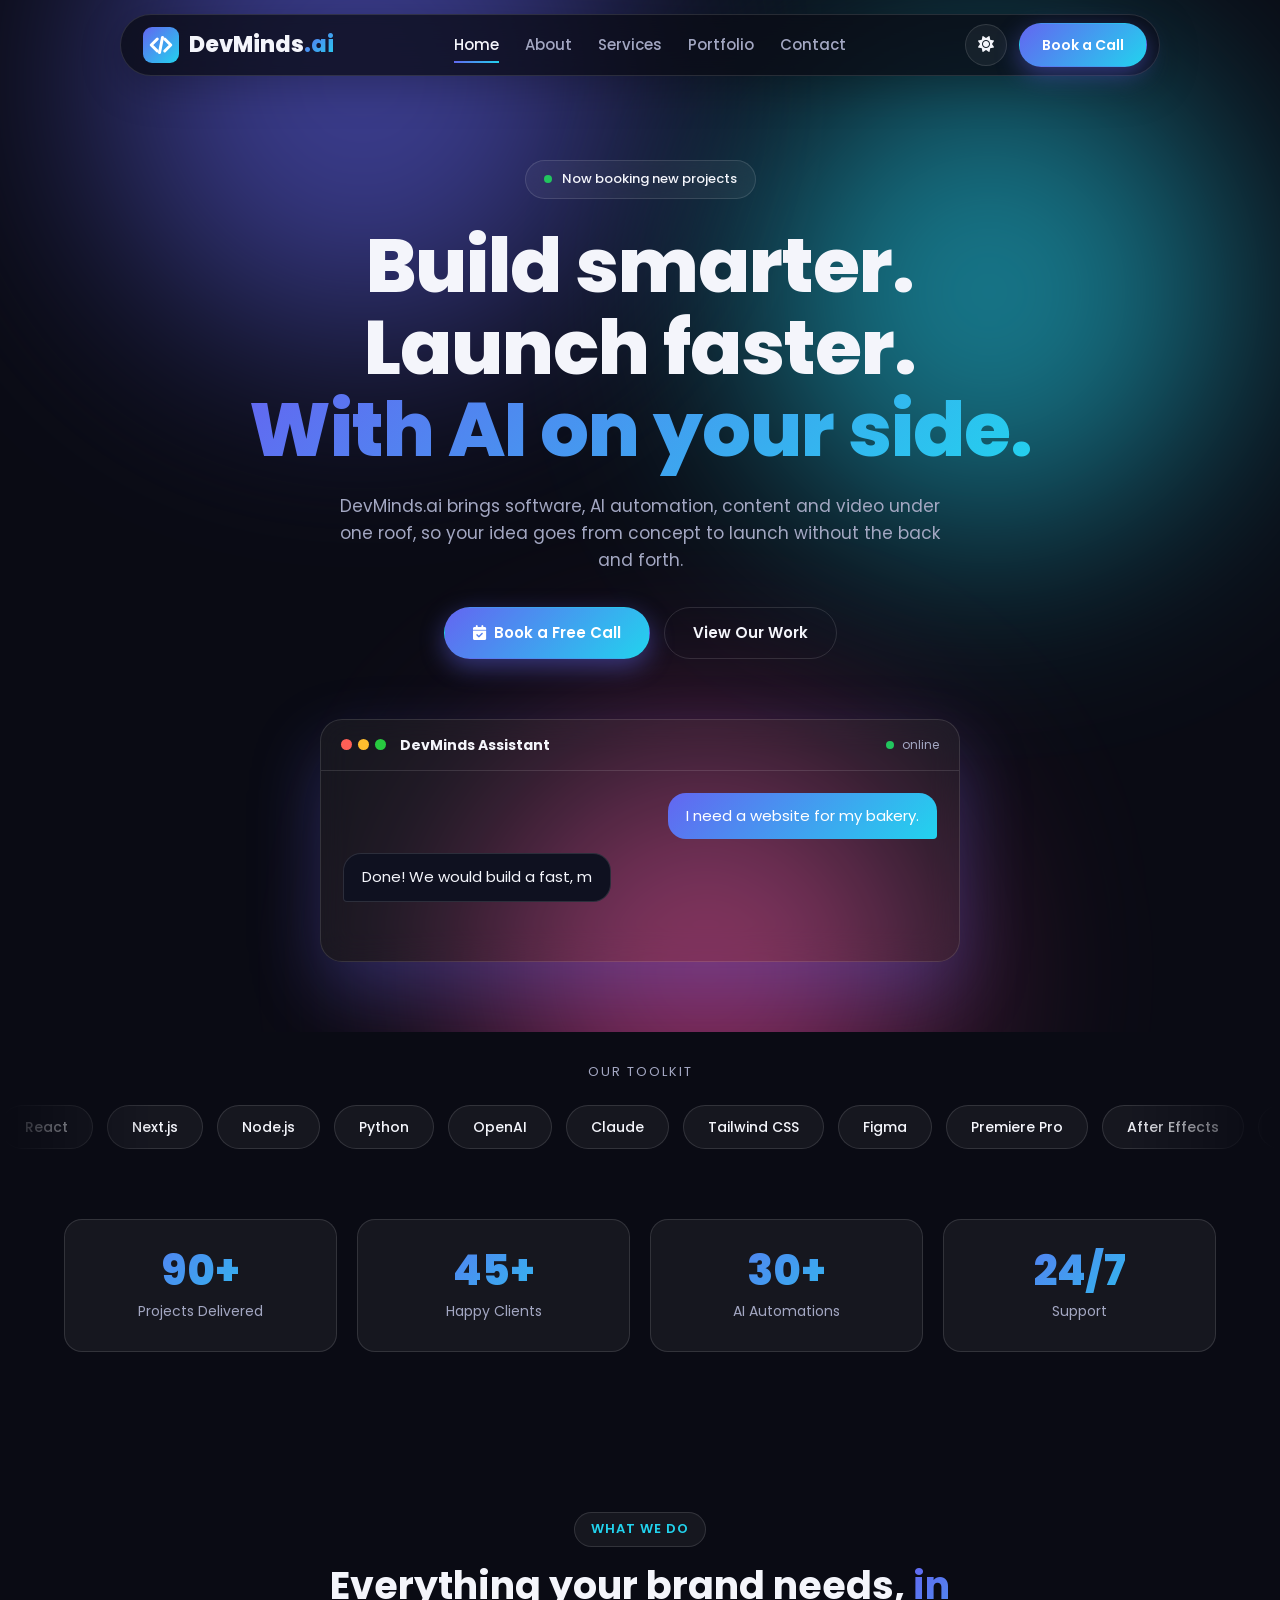
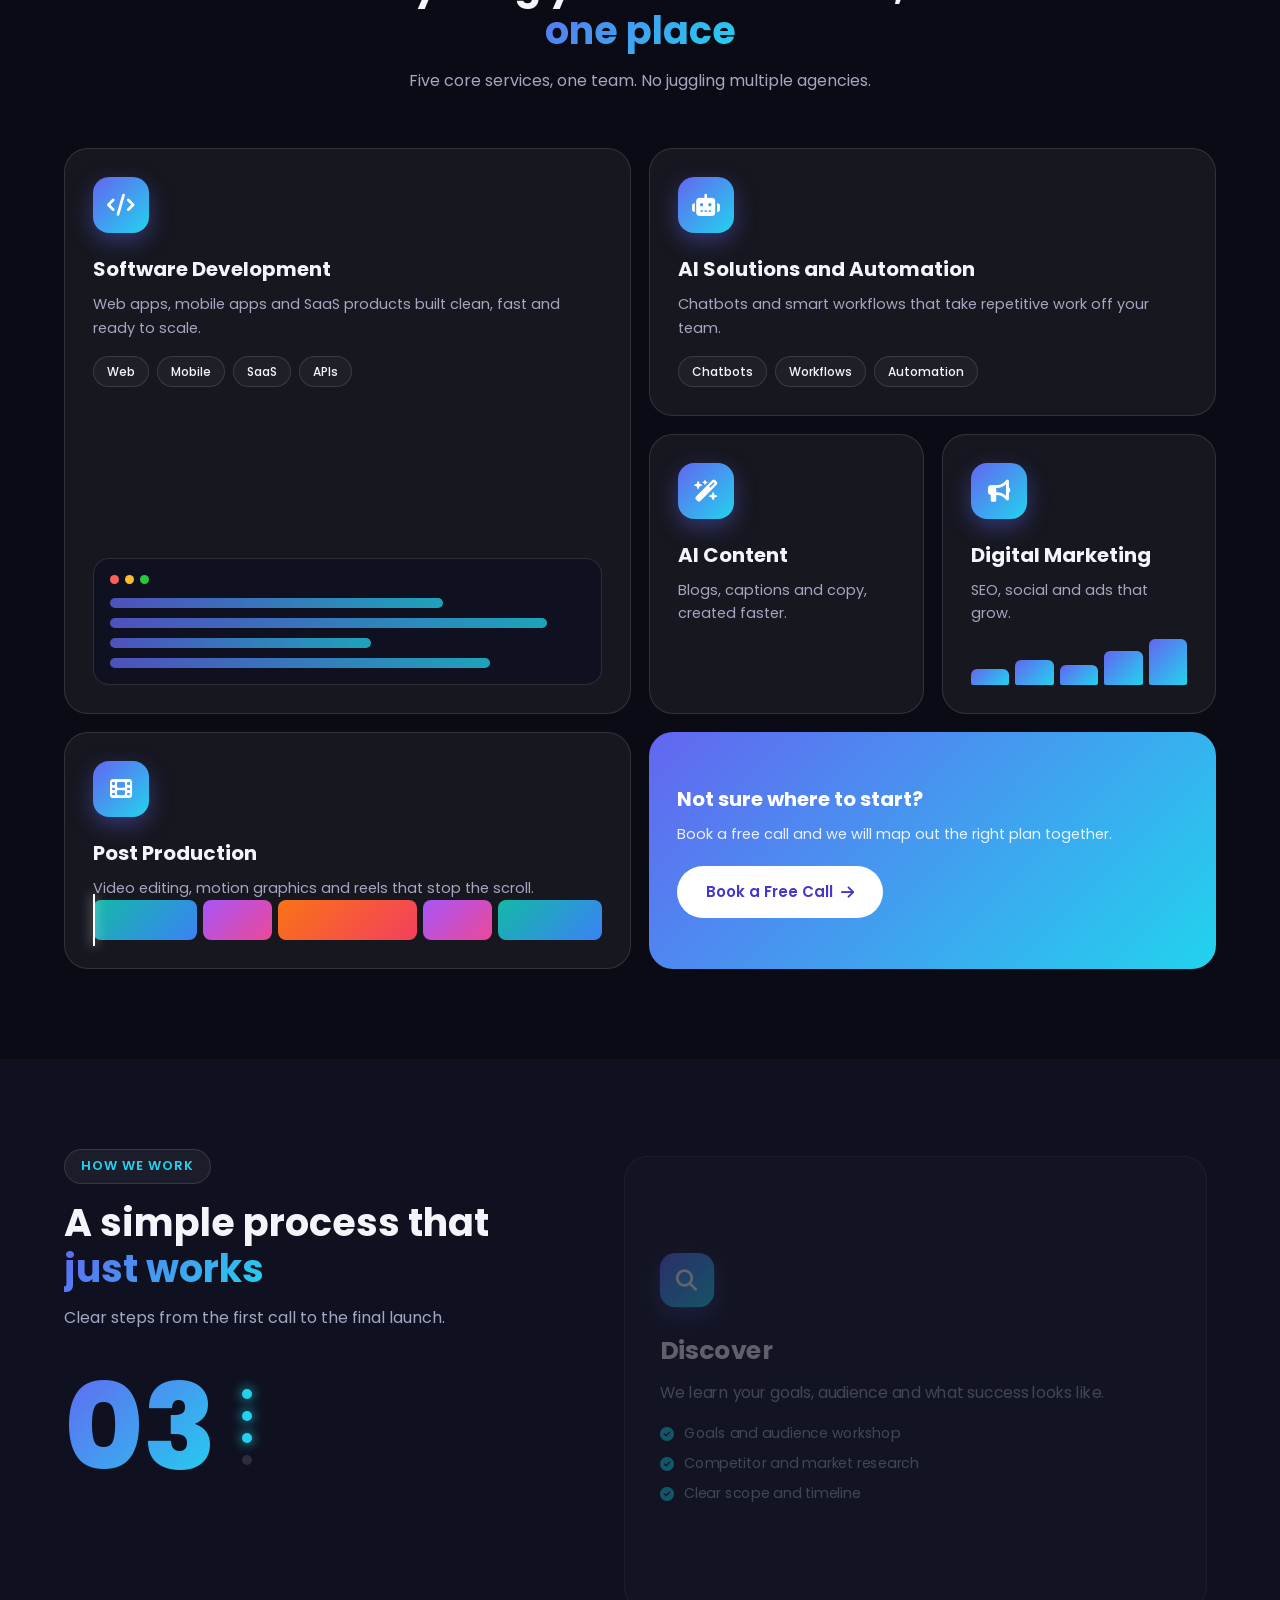
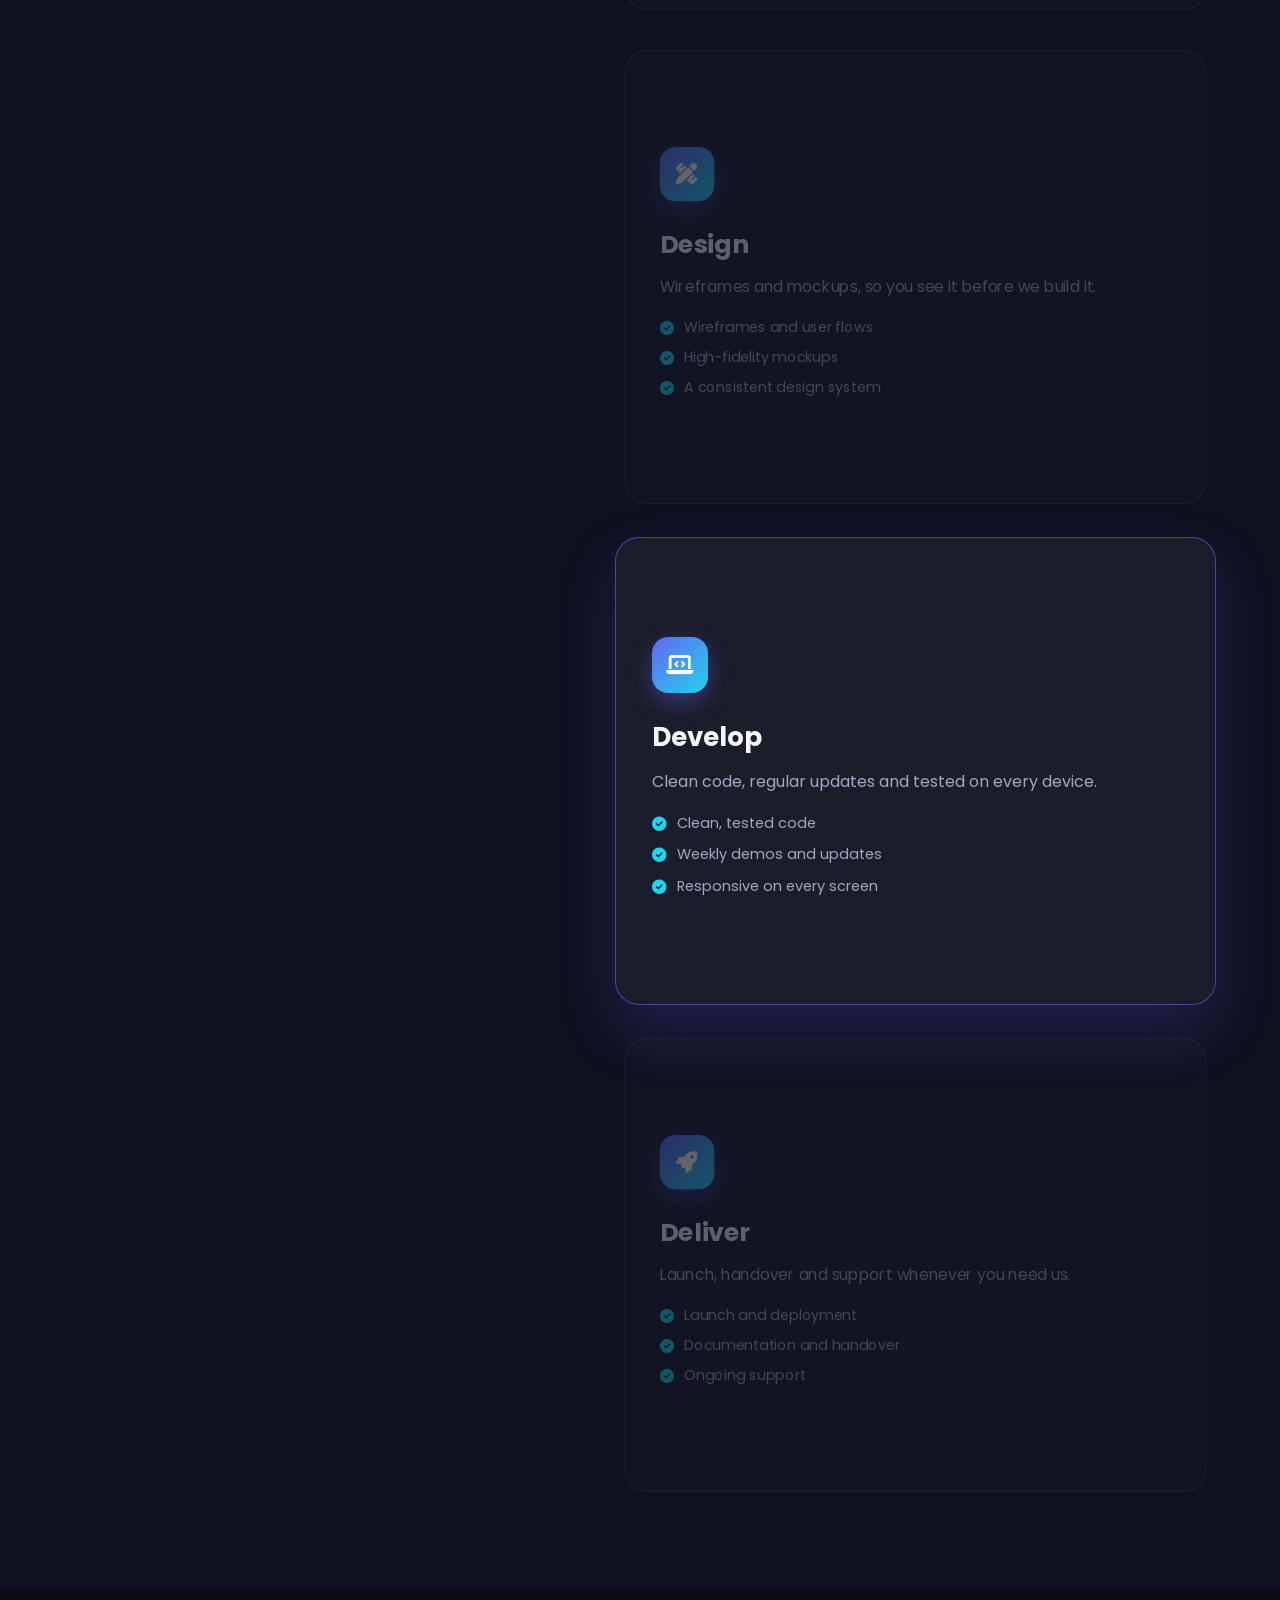
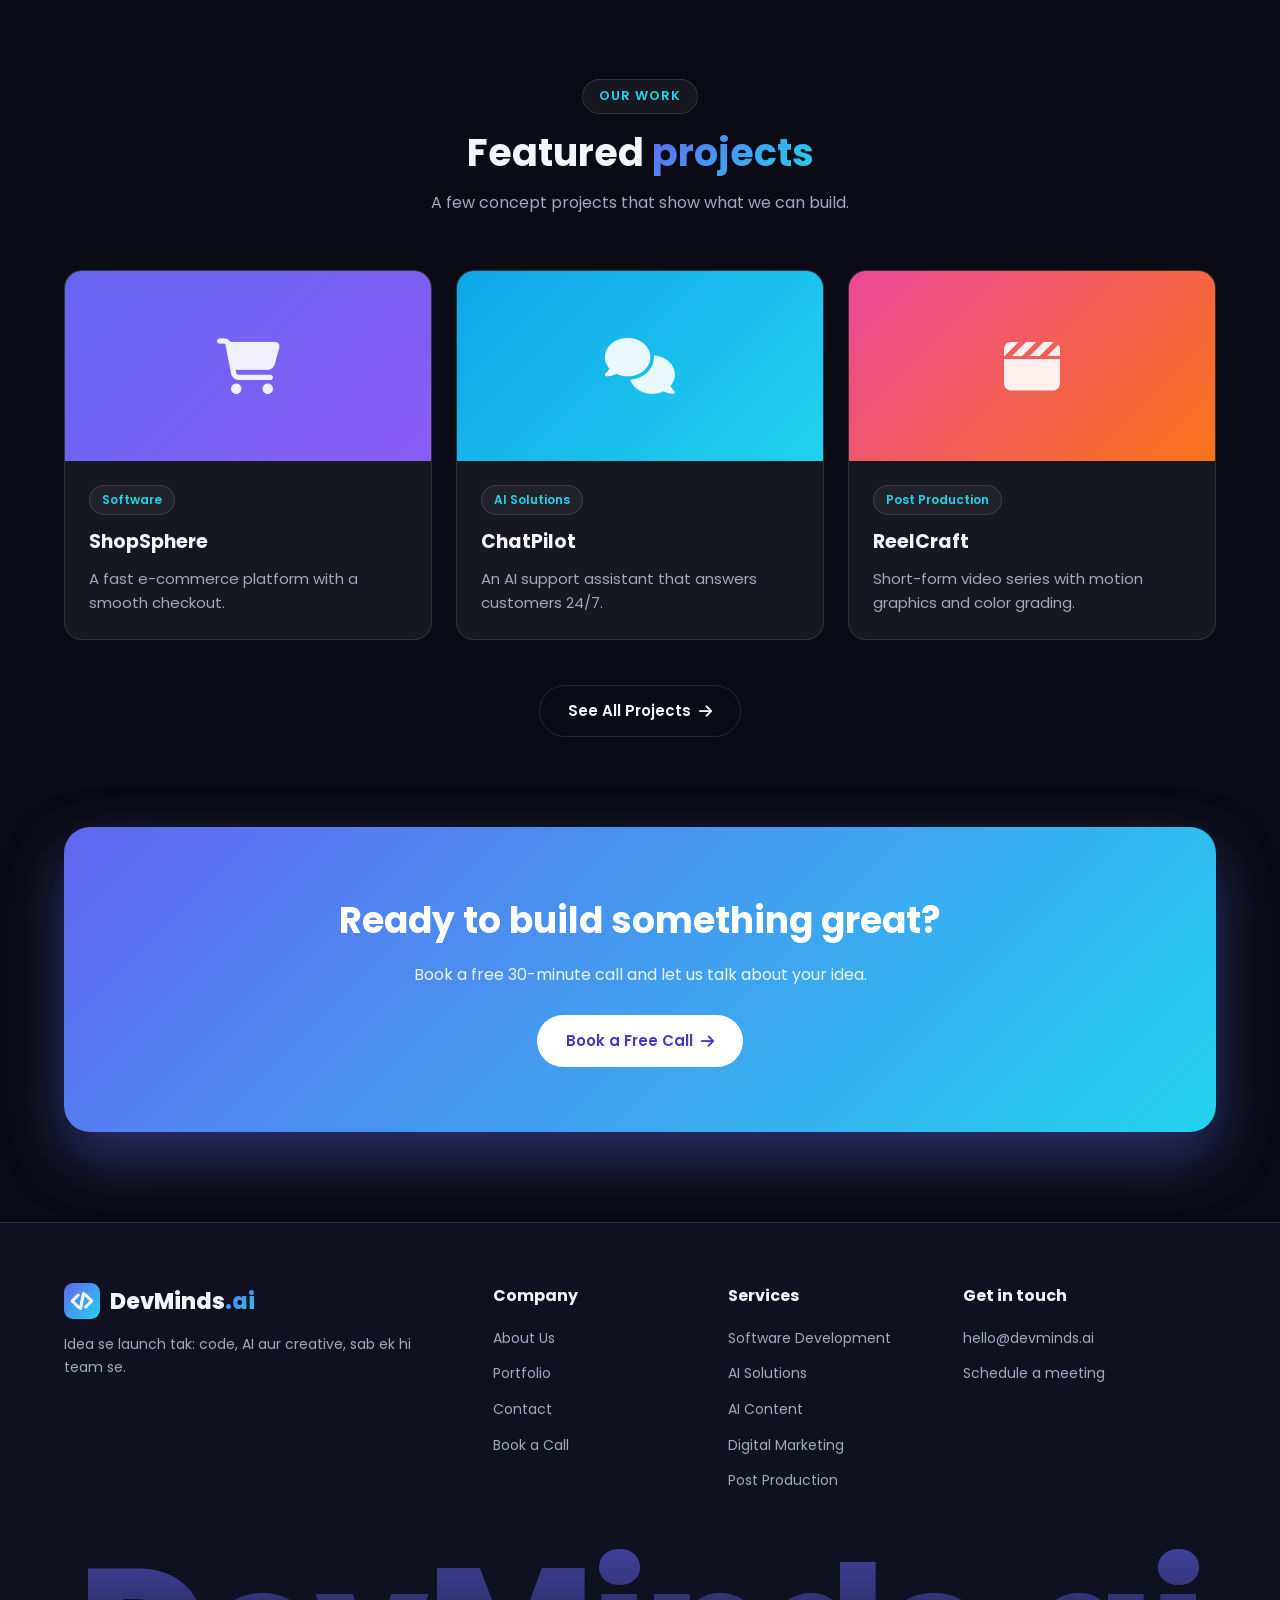
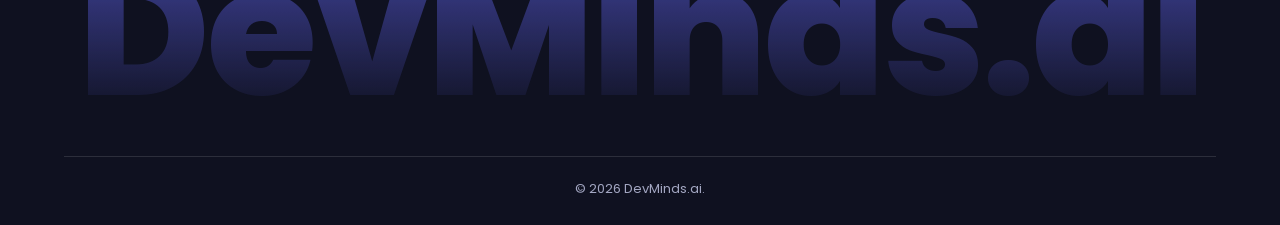
<file: index.html>
<!DOCTYPE html>
<html lang="en" data-theme="dark">
<head>
  <meta charset="UTF-8">
  <meta name="viewport" content="width=device-width, initial-scale=1.0">
  <title>DevMinds.ai | Code, AI and Creative under one roof</title>
  <meta name="description" content="DevMinds.ai is a concept digital and AI agency offering software development, AI automation, content, marketing and post production.">
  <link rel="icon" type="image/svg+xml" href="favicon.svg">
  <link rel="preconnect" href="https://fonts.googleapis.com">
  <link rel="preconnect" href="https://fonts.gstatic.com" crossorigin>
  <link href="https://fonts.googleapis.com/css2?family=Poppins:wght@400;500;600;700;800&display=swap" rel="stylesheet">
  <link rel="stylesheet" href="https://cdnjs.cloudflare.com/ajax/libs/font-awesome/6.5.1/css/all.min.css">
  <link rel="stylesheet" href="css/style.css">
  <script>
    try {
      document.documentElement.setAttribute("data-theme", localStorage.getItem("theme") || "dark");
    } catch (e) {}
  </script>
</head>
<body>

  <header class="navbar" id="site-header"></header>

  <main>

    <!-- ===== AURORA HERO ===== -->
    <section class="aurora-hero">
      <div class="aurora a1"></div>
      <div class="aurora a2"></div>
      <div class="aurora a3"></div>
      <div class="mouse-glow"></div>

      <div class="container hero-center">
        <span class="hero-badge"><i></i> Now booking new projects</span>

        <h1 class="hero-title">
          Build smarter.<br>
          Launch faster.<br>
          <span class="gradient-text">With AI on your side.</span>
        </h1>

        <p class="hero-sub">DevMinds.ai brings software, AI automation, content and video under one roof, so your idea goes from concept to launch without the back and forth.</p>

        <div class="hero-cta">
          <a href="booking.html" class="btn btn-primary"><i class="fa-solid fa-calendar-check"></i> Book a Free Call</a>
          <a href="portfolio.html" class="btn btn-outline">View Our Work</a>
        </div>

        <!-- AI chat demo -->
        <div class="chat-demo">
          <div class="chat-head">
            <div class="chat-dots"><span></span><span></span><span></span></div>
            <strong>DevMinds Assistant</strong>
            <em><i></i> online</em>
          </div>
          <div class="chat-body" id="chat-body"></div>
        </div>
      </div>
    </section>

    <!-- ===== TECH STRIP ===== -->
    <section class="marquee-wrap">
      <p class="marquee-label">Our toolkit</p>
      <div class="marquee">
        <div class="marquee-track">
          <span>React</span><span>Next.js</span><span>Node.js</span><span>Python</span><span>OpenAI</span><span>Claude</span><span>Tailwind CSS</span><span>Figma</span><span>Premiere Pro</span><span>After Effects</span><span>MySQL</span><span>PHP</span>
          <span>React</span><span>Next.js</span><span>Node.js</span><span>Python</span><span>OpenAI</span><span>Claude</span><span>Tailwind CSS</span><span>Figma</span><span>Premiere Pro</span><span>After Effects</span><span>MySQL</span><span>PHP</span>
        </div>
      </div>
    </section>

    <!-- ===== STATS ===== -->
    <section class="stats">
      <div class="container stats-grid">
        <div class="stat reveal">
          <h3 class="gradient-text"><span data-count="120" data-suffix="+">0</span></h3>
          <p>Projects Delivered</p>
        </div>
        <div class="stat reveal">
          <h3 class="gradient-text"><span data-count="45" data-suffix="+">0</span></h3>
          <p>Happy Clients</p>
        </div>
        <div class="stat reveal">
          <h3 class="gradient-text"><span data-count="30" data-suffix="+">0</span></h3>
          <p>AI Automations</p>
        </div>
        <div class="stat reveal">
          <h3 class="gradient-text"><span data-count="24" data-suffix="/7">0</span></h3>
          <p>Support</p>
        </div>
      </div>
    </section>

       <!-- ===== SERVICES (BENTO) ===== -->
       <section class="section">
        <div class="container">
          <div class="section-head reveal">
            <span class="eyebrow">What We Do</span>
            <h2>Everything your brand needs, <span class="gradient-text">in one place</span></h2>
            <p>Five core services, one team. No juggling multiple agencies.</p>
          </div>
  
          <div class="bento">
  
            <!-- Software (bara) -->
            <div class="bento-card b-tall reveal">
              <div class="icon-box"><i class="fa-solid fa-code"></i></div>
              <h3>Software Development</h3>
              <p>Web apps, mobile apps and SaaS products built clean, fast and ready to scale.</p>
              <div class="b-tags"><span>Web</span><span>Mobile</span><span>SaaS</span><span>APIs</span></div>
              <div class="mock">
                <div class="mock-bar"><i></i><i></i><i></i></div>
                <div class="mock-line" style="--w:70%"></div>
                <div class="mock-line" style="--w:92%"></div>
                <div class="mock-line" style="--w:55%"></div>
                <div class="mock-line" style="--w:80%"></div>
              </div>
            </div>
  
            <!-- AI Solutions (chaura) -->
            <div class="bento-card b-wide reveal">
              <div class="icon-box"><i class="fa-solid fa-robot"></i></div>
              <h3>AI Solutions and Automation</h3>
              <p>Chatbots and smart workflows that take repetitive work off your team.</p>
              <div class="b-tags"><span>Chatbots</span><span>Workflows</span><span>Automation</span></div>
            </div>
  
            <!-- AI Content -->
            <div class="bento-card reveal">
              <div class="icon-box"><i class="fa-solid fa-wand-magic-sparkles"></i></div>
              <h3>AI Content</h3>
              <p>Blogs, captions and copy, created faster.</p>
            </div>
  
            <!-- Marketing -->
            <div class="bento-card reveal">
              <div class="icon-box"><i class="fa-solid fa-bullhorn"></i></div>
              <h3>Digital Marketing</h3>
              <p>SEO, social and ads that grow.</p>
              <div class="mini-bars">
                <span style="--h:35%"></span><span style="--h:55%"></span><span style="--h:45%"></span><span style="--h:75%"></span><span style="--h:100%"></span>
              </div>
            </div>
  
            <!-- Post Production (chaura) -->
            <div class="bento-card b-wide reveal">
              <div class="icon-box"><i class="fa-solid fa-film"></i></div>
              <h3>Post Production</h3>
              <p>Video editing, motion graphics and reels that stop the scroll.</p>
              <div class="timeline">
                <span style="--w:3"></span><span style="--w:2"></span><span style="--w:4"></span><span style="--w:2"></span><span style="--w:3"></span>
              </div>
            </div>
  
            <!-- CTA card (chaura) -->
            <div class="bento-card b-wide b-cta reveal">
              <h3>Not sure where to start?</h3>
              <p>Book a free call and we will map out the right plan together.</p>
              <a href="booking.html" class="btn btn-light">Book a Free Call <i class="fa-solid fa-arrow-right"></i></a>
            </div>
  
          </div>
        </div>
      </section>
  
      <!-- ===== PROCESS (STICKY) ===== -->
      <section class="section alt">
        <div class="container process-wrap">
  
          <div class="process-sticky">
            <span class="eyebrow">How We Work</span>
            <h2>A simple process that <span class="gradient-text">just works</span></h2>
            <p>Clear steps from the first call to the final launch.</p>
  
            <div class="proc-display">
              <div class="proc-num" id="proc-num">01</div>
              <div class="proc-dots">
                <span class="on"></span><span></span><span></span><span></span>
              </div>
            </div>
          </div>
  
          <div class="process-steps">
  
            <div class="proc-step active" data-index="0">
              <div class="icon-box"><i class="fa-solid fa-magnifying-glass"></i></div>
              <h3>Discover</h3>
              <p>We learn your goals, audience and what success looks like.</p>
              <ul>
                <li><i class="fa-solid fa-circle-check"></i> Goals and audience workshop</li>
                <li><i class="fa-solid fa-circle-check"></i> Competitor and market research</li>
                <li><i class="fa-solid fa-circle-check"></i> Clear scope and timeline</li>
              </ul>
            </div>
  
            <div class="proc-step" data-index="1">
              <div class="icon-box"><i class="fa-solid fa-pen-ruler"></i></div>
              <h3>Design</h3>
              <p>Wireframes and mockups, so you see it before we build it.</p>
              <ul>
                <li><i class="fa-solid fa-circle-check"></i> Wireframes and user flows</li>
                <li><i class="fa-solid fa-circle-check"></i> High-fidelity mockups</li>
                <li><i class="fa-solid fa-circle-check"></i> A consistent design system</li>
              </ul>
            </div>
  
            <div class="proc-step" data-index="2">
              <div class="icon-box"><i class="fa-solid fa-laptop-code"></i></div>
              <h3>Develop</h3>
              <p>Clean code, regular updates and tested on every device.</p>
              <ul>
                <li><i class="fa-solid fa-circle-check"></i> Clean, tested code</li>
                <li><i class="fa-solid fa-circle-check"></i> Weekly demos and updates</li>
                <li><i class="fa-solid fa-circle-check"></i> Responsive on every screen</li>
              </ul>
            </div>
  
            <div class="proc-step" data-index="3">
              <div class="icon-box"><i class="fa-solid fa-rocket"></i></div>
              <h3>Deliver</h3>
              <p>Launch, handover and support whenever you need us.</p>
              <ul>
                <li><i class="fa-solid fa-circle-check"></i> Launch and deployment</li>
                <li><i class="fa-solid fa-circle-check"></i> Documentation and handover</li>
                <li><i class="fa-solid fa-circle-check"></i> Ongoing support</li>
              </ul>
            </div>
  
          </div>
        </div>
      </section>

    <!-- ===== FEATURED WORK ===== -->
    <section class="section">
      <div class="container">
        <div class="section-head reveal">
          <span class="eyebrow">Our Work</span>
          <h2>Featured <span class="gradient-text">projects</span></h2>
          <p>A few concept projects that show what we can build.</p>
        </div>

        <div class="grid-3">
          <article class="card project-card reveal">
            <div class="project-thumb thumb1"><i class="fa-solid fa-cart-shopping"></i></div>
            <div class="project-body">
              <span class="tag">Software</span>
              <h3>ShopSphere</h3>
              <p>A fast e-commerce platform with a smooth checkout.</p>
            </div>
          </article>

          <article class="card project-card reveal">
            <div class="project-thumb thumb2"><i class="fa-solid fa-comments"></i></div>
            <div class="project-body">
              <span class="tag">AI Solutions</span>
              <h3>ChatPilot</h3>
              <p>An AI support assistant that answers customers 24/7.</p>
            </div>
          </article>

          <article class="card project-card reveal">
            <div class="project-thumb thumb3"><i class="fa-solid fa-clapperboard"></i></div>
            <div class="project-body">
              <span class="tag">Post Production</span>
              <h3>ReelCraft</h3>
              <p>Short-form video series with motion graphics and color grading.</p>
            </div>
          </article>
        </div>

        <div style="text-align:center;margin-top:45px;" class="reveal">
          <a href="portfolio.html" class="btn btn-outline">See All Projects <i class="fa-solid fa-arrow-right"></i></a>
        </div>
      </div>
    </section>

    <!-- ===== CTA ===== -->
    <section class="section" style="padding-top:0;">
      <div class="container">
        <div class="cta-box reveal">
          <h2>Ready to build something great?</h2>
          <p>Book a free 30-minute call and let us talk about your idea.</p>
          <a href="booking.html" class="btn btn-light">Book a Free Call <i class="fa-solid fa-arrow-right"></i></a>
        </div>
      </div>
    </section>

  </main>

  <footer class="footer" id="site-footer"></footer>

  <script src="js/main.js"></script>
</body>
</html>
</file>
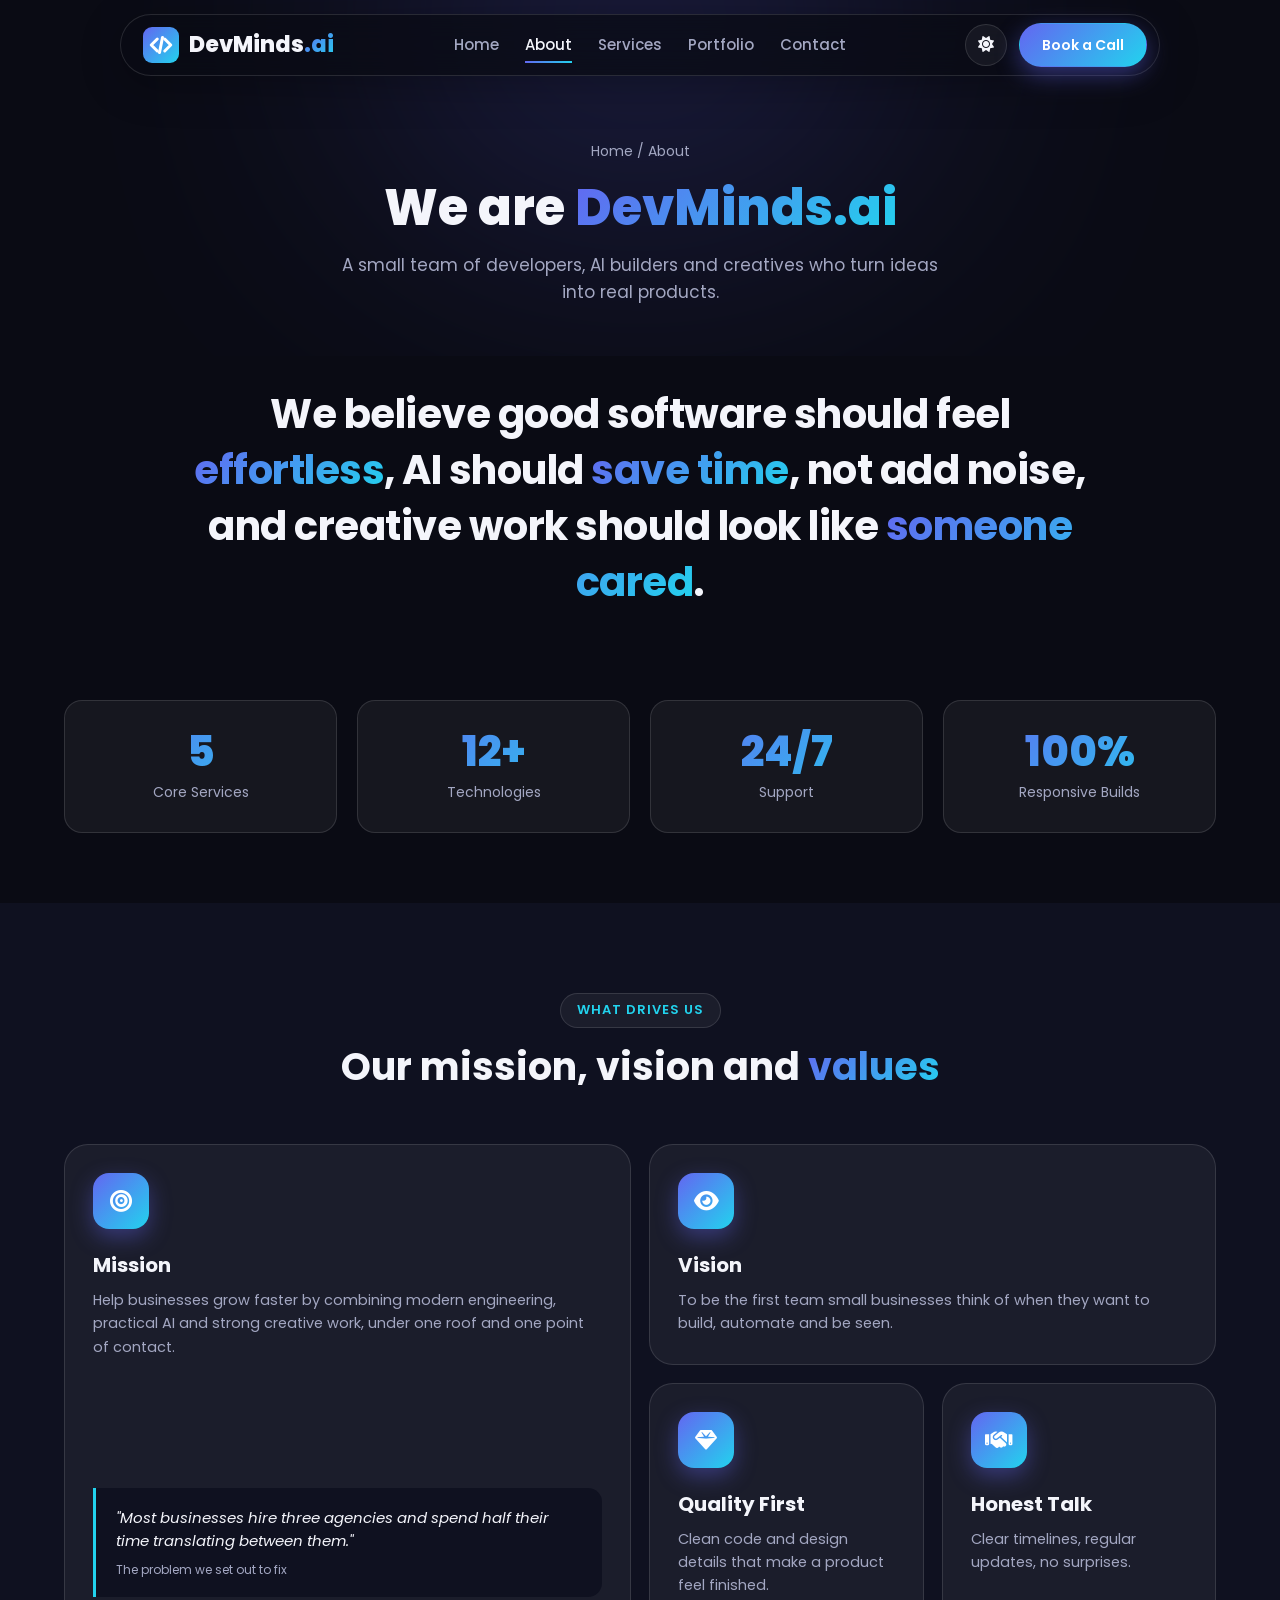
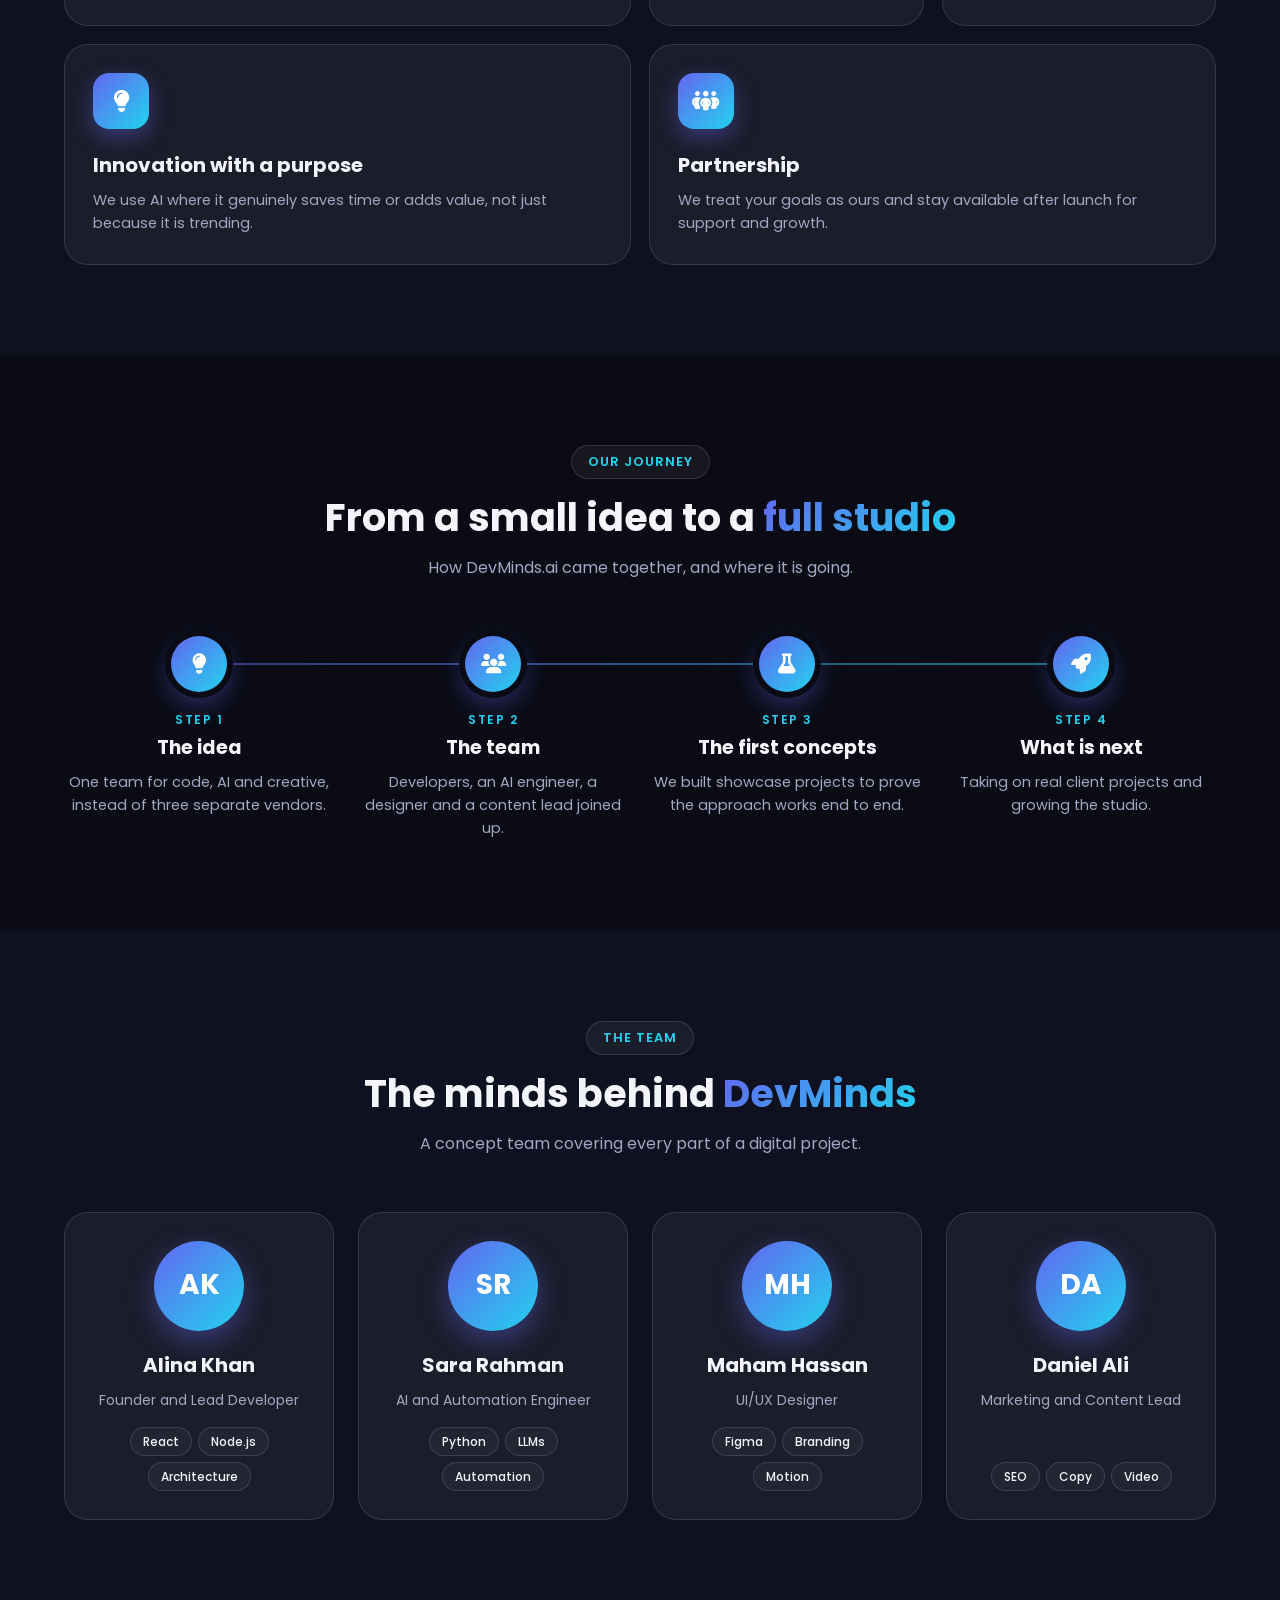
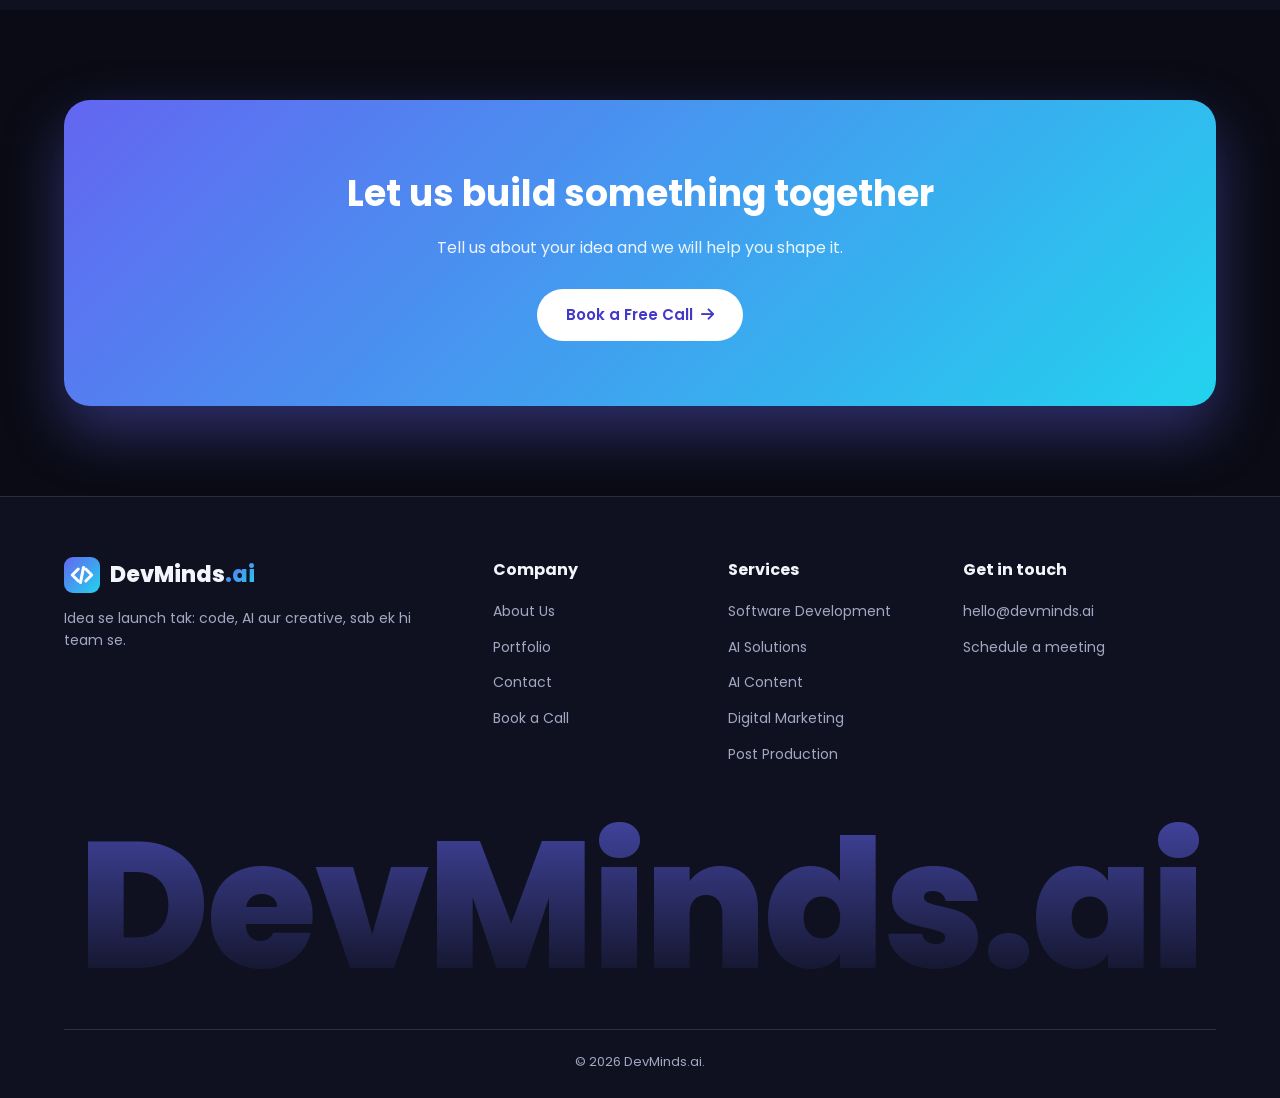
<file: about.html>
<!DOCTYPE html>
<html lang="en" data-theme="dark">
<head>
  <meta charset="UTF-8">
  <meta name="viewport" content="width=device-width, initial-scale=1.0">
  <title>About Us | DevMinds.ai</title>
  <meta name="description" content="Learn about DevMinds.ai, a concept digital and AI agency combining software development, AI automation and creative production.">
  <link rel="icon" type="image/svg+xml" href="favicon.svg">
  <link rel="preconnect" href="https://fonts.googleapis.com">
  <link rel="preconnect" href="https://fonts.gstatic.com" crossorigin>
  <link href="https://fonts.googleapis.com/css2?family=Poppins:wght@400;500;600;700;800&display=swap" rel="stylesheet">
  <link rel="stylesheet" href="https://cdnjs.cloudflare.com/ajax/libs/font-awesome/6.5.1/css/all.min.css">
  <link rel="stylesheet" href="css/style.css">
  <script>
    try {
      document.documentElement.setAttribute("data-theme", localStorage.getItem("theme") || "dark");
    } catch (e) {}
  </script>
</head>
<body>

  <header class="navbar" id="site-header"></header>

  <main>

    <!-- ===== PAGE HERO ===== -->
    <section class="page-hero">
      <div class="container">
        <div class="breadcrumb"><a href="index.html">Home</a> / About</div>
        <h1>We are <span class="gradient-text">DevMinds.ai</span></h1>
        <p>A small team of developers, AI builders and creatives who turn ideas into real products.</p>
      </div>
    </section>

    <!-- ===== MANIFESTO ===== -->
    <section class="section" style="padding-top:30px;">
      <div class="container">
        <p class="manifesto reveal">
          We believe good software should feel <span class="gradient-text">effortless</span>,
          AI should <span class="gradient-text">save time</span>, not add noise,
          and creative work should look like <span class="gradient-text">someone cared</span>.
        </p>
      </div>
    </section>

    <!-- ===== STATS ===== -->
    <section class="stats" style="padding-top:0;">
      <div class="container stats-grid">
        <div class="stat reveal">
          <h3 class="gradient-text"><span data-count="5" data-suffix="">0</span></h3>
          <p>Core Services</p>
        </div>
        <div class="stat reveal">
          <h3 class="gradient-text"><span data-count="12" data-suffix="+">0</span></h3>
          <p>Technologies</p>
        </div>
        <div class="stat reveal">
          <h3 class="gradient-text"><span data-count="24" data-suffix="/7">0</span></h3>
          <p>Support</p>
        </div>
        <div class="stat reveal">
          <h3 class="gradient-text"><span data-count="100" data-suffix="%">0</span></h3>
          <p>Responsive Builds</p>
        </div>
      </div>
    </section>

    <!-- ===== VALUES (BENTO) ===== -->
    <section class="section alt">
      <div class="container">
        <div class="section-head reveal">
          <span class="eyebrow">What Drives Us</span>
          <h2>Our mission, vision and <span class="gradient-text">values</span></h2>
        </div>

        <div class="bento">

          <div class="bento-card b-tall reveal">
            <div class="icon-box"><i class="fa-solid fa-bullseye"></i></div>
            <h3>Mission</h3>
            <p>Help businesses grow faster by combining modern engineering, practical AI and strong creative work, under one roof and one point of contact.</p>
            <blockquote class="about-quote">
              "Most businesses hire three agencies and spend half their time translating between them."
              <cite>The problem we set out to fix</cite>
            </blockquote>
          </div>

          <div class="bento-card b-wide reveal">
            <div class="icon-box"><i class="fa-solid fa-eye"></i></div>
            <h3>Vision</h3>
            <p>To be the first team small businesses think of when they want to build, automate and be seen.</p>
          </div>

          <div class="bento-card reveal">
            <div class="icon-box"><i class="fa-solid fa-gem"></i></div>
            <h3>Quality First</h3>
            <p>Clean code and design details that make a product feel finished.</p>
          </div>

          <div class="bento-card reveal">
            <div class="icon-box"><i class="fa-solid fa-handshake"></i></div>
            <h3>Honest Talk</h3>
            <p>Clear timelines, regular updates, no surprises.</p>
          </div>

          <div class="bento-card b-wide reveal">
            <div class="icon-box"><i class="fa-solid fa-lightbulb"></i></div>
            <h3>Innovation with a purpose</h3>
            <p>We use AI where it genuinely saves time or adds value, not just because it is trending.</p>
          </div>

          <div class="bento-card b-wide reveal">
            <div class="icon-box"><i class="fa-solid fa-people-group"></i></div>
            <h3>Partnership</h3>
            <p>We treat your goals as ours and stay available after launch for support and growth.</p>
          </div>

        </div>
      </div>
    </section>

    <!-- ===== JOURNEY ===== -->
    <section class="section">
      <div class="container">
        <div class="section-head reveal">
          <span class="eyebrow">Our Journey</span>
          <h2>From a small idea to a <span class="gradient-text">full studio</span></h2>
          <p>How DevMinds.ai came together, and where it is going.</p>
        </div>

        <div class="journey">
          <div class="j-step reveal">
            <div class="j-dot"><i class="fa-solid fa-lightbulb"></i></div>
            <span class="j-label">Step 1</span>
            <h3>The idea</h3>
            <p>One team for code, AI and creative, instead of three separate vendors.</p>
          </div>

          <div class="j-step reveal">
            <div class="j-dot"><i class="fa-solid fa-users"></i></div>
            <span class="j-label">Step 2</span>
            <h3>The team</h3>
            <p>Developers, an AI engineer, a designer and a content lead joined up.</p>
          </div>

          <div class="j-step reveal">
            <div class="j-dot"><i class="fa-solid fa-flask"></i></div>
            <span class="j-label">Step 3</span>
            <h3>The first concepts</h3>
            <p>We built showcase projects to prove the approach works end to end.</p>
          </div>

          <div class="j-step reveal">
            <div class="j-dot"><i class="fa-solid fa-rocket"></i></div>
            <span class="j-label">Step 4</span>
            <h3>What is next</h3>
            <p>Taking on real client projects and growing the studio.</p>
          </div>
        </div>
      </div>
    </section>

    <!-- ===== TEAM ===== -->
    <section class="section alt">
      <div class="container">
        <div class="section-head reveal">
          <span class="eyebrow">The Team</span>
          <h2>The minds behind <span class="gradient-text">DevMinds</span></h2>
          <p>A concept team covering every part of a digital project.</p>
        </div>

        <div class="team-grid">

          <div class="bento-card member reveal">
            <div class="avatar">AK</div>
            <h3>Alina Khan</h3>
            <span class="role">Founder and Lead Developer</span>
            <div class="member-tags"><span>React</span><span>Node.js</span><span>Architecture</span></div>
          </div>

          <div class="bento-card member reveal">
            <div class="avatar">SR</div>
            <h3>Sara Rahman</h3>
            <span class="role">AI and Automation Engineer</span>
            <div class="member-tags"><span>Python</span><span>LLMs</span><span>Automation</span></div>
          </div>

          <div class="bento-card member reveal">
            <div class="avatar">MH</div>
            <h3>Maham Hassan</h3>
            <span class="role">UI/UX Designer</span>
            <div class="member-tags"><span>Figma</span><span>Branding</span><span>Motion</span></div>
          </div>

          <div class="bento-card member reveal">
            <div class="avatar">DA</div>
            <h3>Daniel Ali</h3>
            <span class="role">Marketing and Content Lead</span>
            <div class="member-tags"><span>SEO</span><span>Copy</span><span>Video</span></div>
          </div>

        </div>
      </div>
    </section>

    <!-- ===== CTA ===== -->
    <section class="section">
      <div class="container">
        <div class="cta-box reveal">
          <h2>Let us build something together</h2>
          <p>Tell us about your idea and we will help you shape it.</p>
          <a href="booking.html" class="btn btn-light">Book a Free Call <i class="fa-solid fa-arrow-right"></i></a>
        </div>
      </div>
    </section>

  </main>

  <footer class="footer" id="site-footer"></footer>

  <script src="js/main.js"></script>
</body>
</html>
</file>
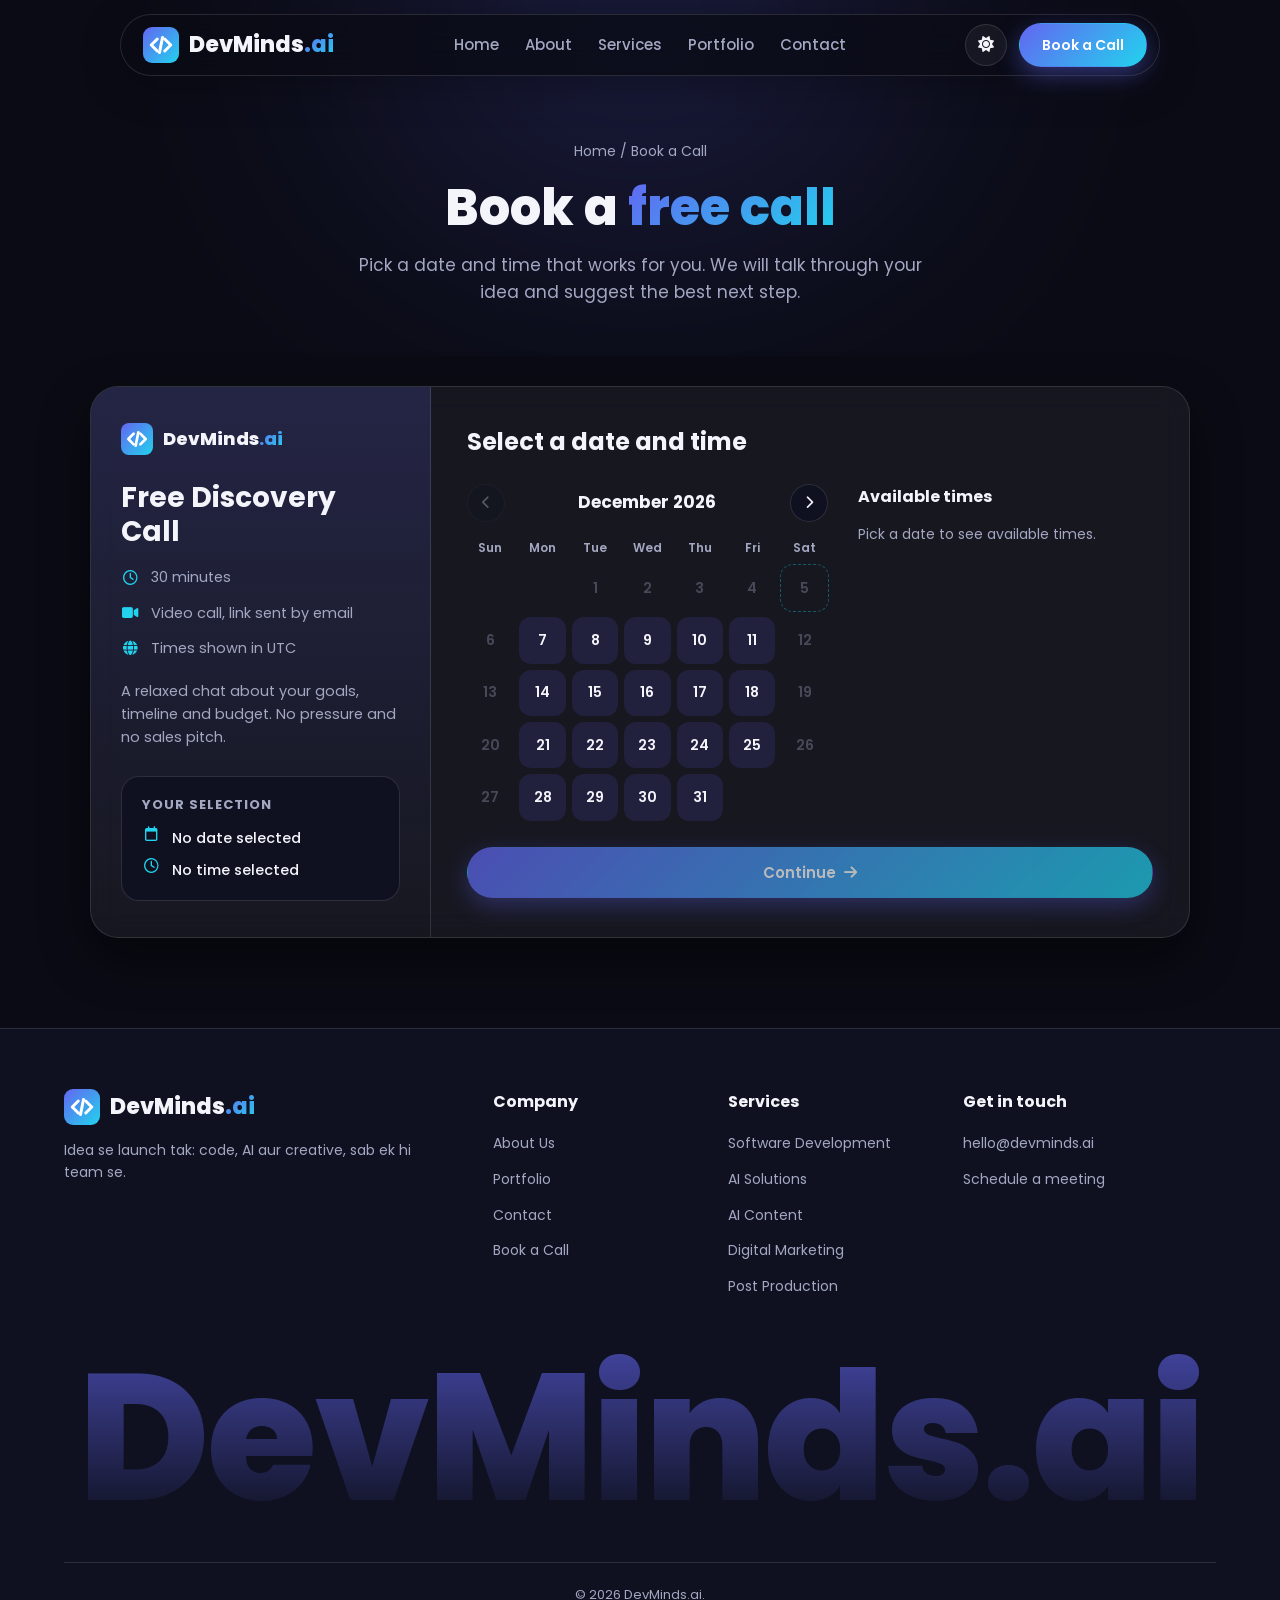
<file: booking.html>
<!DOCTYPE html>
<html lang="en" data-theme="dark">
<head>
  <meta charset="UTF-8">
  <meta name="viewport" content="width=device-width, initial-scale=1.0">
  <title>Book a Call | DevMinds.ai</title>
  <meta name="description" content="Book a free 30-minute discovery call with DevMinds.ai. Pick a date and time that works for you.">
  <link rel="icon" type="image/svg+xml" href="favicon.svg">
  <link rel="preconnect" href="https://fonts.googleapis.com">
  <link rel="preconnect" href="https://fonts.gstatic.com" crossorigin>
  <link href="https://fonts.googleapis.com/css2?family=Poppins:wght@400;500;600;700;800&display=swap" rel="stylesheet">
  <link rel="stylesheet" href="https://cdnjs.cloudflare.com/ajax/libs/font-awesome/6.5.1/css/all.min.css">
  <link rel="stylesheet" href="css/style.css">
  <script>
    try {
      document.documentElement.setAttribute("data-theme", localStorage.getItem("theme") || "dark");
    } catch (e) {}
  </script>
</head>
<body>

  <header class="navbar" id="site-header"></header>

  <main>

    <!-- ===== PAGE HERO ===== -->
    <section class="page-hero">
      <div class="container">
        <div class="breadcrumb"><a href="index.html">Home</a> / Book a Call</div>
        <h1>Book a <span class="gradient-text">free call</span></h1>
        <p>Pick a date and time that works for you. We will talk through your idea and suggest the best next step.</p>
      </div>
    </section>

    <!-- ===== BOOKING ===== -->
    <section class="section" style="padding-top:30px;">
      <div class="container">

        <div class="booking" id="booking">

          <!-- Left info panel -->
          <aside class="bk-info">
            <div class="bk-brand">
              <img src="favicon.svg" alt="">
              <span>DevMinds<em>.ai</em></span>
            </div>

            <h2>Free Discovery Call</h2>

            <ul class="bk-meta">
              <li><i class="fa-regular fa-clock"></i> 30 minutes</li>
              <li><i class="fa-solid fa-video" id="bk-type-icon"></i> <span id="bk-type-text">Video call, link sent by email</span></li>
              <li><i class="fa-solid fa-globe"></i> <span id="bk-tz">Your local time</span></li>
            </ul>

            <p class="bk-text">A relaxed chat about your goals, timeline and budget. No pressure and no sales pitch.</p>

            <div class="bk-summary">
              <h4>Your selection</h4>
              <div><i class="fa-regular fa-calendar"></i> <span id="sum-date">No date selected</span></div>
              <div><i class="fa-regular fa-clock"></i> <span id="sum-time">No time selected</span></div>
            </div>
          </aside>

          <!-- Right side -->
          <div class="bk-main">

            <!-- STEP 1: date and time -->
            <div class="bk-step" id="step-pick">
              <h3>Select a date and time</h3>

              <div class="pick-grid">

                <div class="calendar">
                  <div class="cal-head">
                    <button type="button" id="cal-prev" aria-label="Previous month"><i class="fa-solid fa-chevron-left"></i></button>
                    <strong id="cal-month"></strong>
                    <button type="button" id="cal-next" aria-label="Next month"><i class="fa-solid fa-chevron-right"></i></button>
                  </div>
                  <div class="cal-week">
                    <span>Sun</span><span>Mon</span><span>Tue</span><span>Wed</span><span>Thu</span><span>Fri</span><span>Sat</span>
                  </div>
                  <div class="cal-days" id="cal-days"></div>
                </div>

                <div class="slots">
                  <h4 id="slots-title">Available times</h4>
                  <div class="slot-grid" id="slot-grid"></div>
                </div>

              </div>

              <button type="button" class="btn btn-primary btn-block" id="bk-continue" disabled>
                Continue <i class="fa-solid fa-arrow-right"></i>
              </button>
            </div>

            <!-- STEP 2: details -->
            <div class="bk-step" id="step-form" hidden>
              <button type="button" class="bk-back" id="bk-back"><i class="fa-solid fa-arrow-left"></i> Back</button>
              <h3>Enter your details</h3>
              <p class="form-lead">Your call: <strong id="form-when"></strong></p>

              <form id="booking-form" novalidate>
                <div class="form-row">
                  <div class="field">
                    <label for="bk-name">Full name <span class="req">*</span></label>
                    <input type="text" id="bk-name" placeholder="Your name" autocomplete="name">
                    <small class="err"></small>
                  </div>
                  <div class="field">
                    <label for="bk-email">Email <span class="req">*</span></label>
                    <input type="email" id="bk-email" placeholder="you@company.com" autocomplete="email">
                    <small class="err"></small>
                  </div>
                </div>
                <div class="field">
                    <label>How should we talk? <span class="req">*</span></label>
                    <div class="type-options">
                      <label class="type-opt">
                        <input type="radio" name="bk-type" value="video" checked>
                        <span><i class="fa-solid fa-video"></i> Video call<small>Google Meet</small></span>
                      </label>
                      <label class="type-opt">
                        <input type="radio" name="bk-type" value="phone">
                        <span><i class="fa-solid fa-phone"></i> Phone call<small>Voice only</small></span>
                      </label>
                      <label class="type-opt">
                        <input type="radio" name="bk-type" value="whatsapp">
                        <span><i class="fa-brands fa-whatsapp"></i> WhatsApp<small>Voice or video</small></span>
                      </label>
                    </div>
                  </div>
  
                  <div class="field" id="phone-field" hidden>
                    <label for="bk-phone">Phone number <span class="req">*</span></label>
                    <input type="tel" id="bk-phone" placeholder="e.g. +92 300 1234567" autocomplete="tel">
                    <small class="err"></small>
                  </div>

                <div class="field">
                  <label for="bk-topic">What do you want to discuss? <span class="req">*</span></label>
                  <select id="bk-topic">
                    <option value="">Select a topic</option>
                    <option>Software Development</option>
                    <option>AI Solutions and Automation</option>
                    <option>AI Content Generation</option>
                    <option>Digital Marketing</option>
                    <option>Post Production</option>
                    <option>Not sure yet</option>
                  </select>
                  <small class="err"></small>
                </div>

                <div class="field">
                  <label for="bk-notes">Anything we should know? (optional)</label>
                  <textarea id="bk-notes" placeholder="Share links, ideas or questions..."></textarea>
                  <small class="err"></small>
                </div>

                <button type="submit" class="btn btn-primary btn-block" id="bk-submit">
                  Confirm Booking <i class="fa-solid fa-check"></i>
                </button>
              </form>
            </div>

            <!-- STEP 3: confirmation -->
            <div class="bk-step form-success" id="step-done" hidden>
              <div class="success-icon"><i class="fa-solid fa-check"></i></div>
              <h3>You are booked, <span id="done-name"></span>!</h3>
              <p>A confirmation would be sent to <strong id="done-email"></strong>.</p>

              <div class="done-details">
                <div><i class="fa-regular fa-calendar"></i> <span id="done-date"></span></div>
                <div><i class="fa-regular fa-clock"></i> <span id="done-time"></span> (30 minutes)</div>
                <div><i class="fa-solid fa-video" id="done-type-icon"></i> <span id="done-type"></span></div>
              </div>

              <a href="#" class="btn btn-primary" id="gcal-link" target="_blank" rel="noopener">
                <i class="fa-regular fa-calendar-plus"></i> Add to Google Calendar
              </a>
              <button type="button" class="btn btn-outline" id="book-another">Book another call</button>
              <p class="modal-note" style="margin-top:6px;">Concept project. No real booking is made.</p>
            </div>

          </div>
        </div>

      </div>
    </section>

  </main>

  <footer class="footer" id="site-footer"></footer>

  <script src="js/main.js"></script>
</body>
</html>
</file>
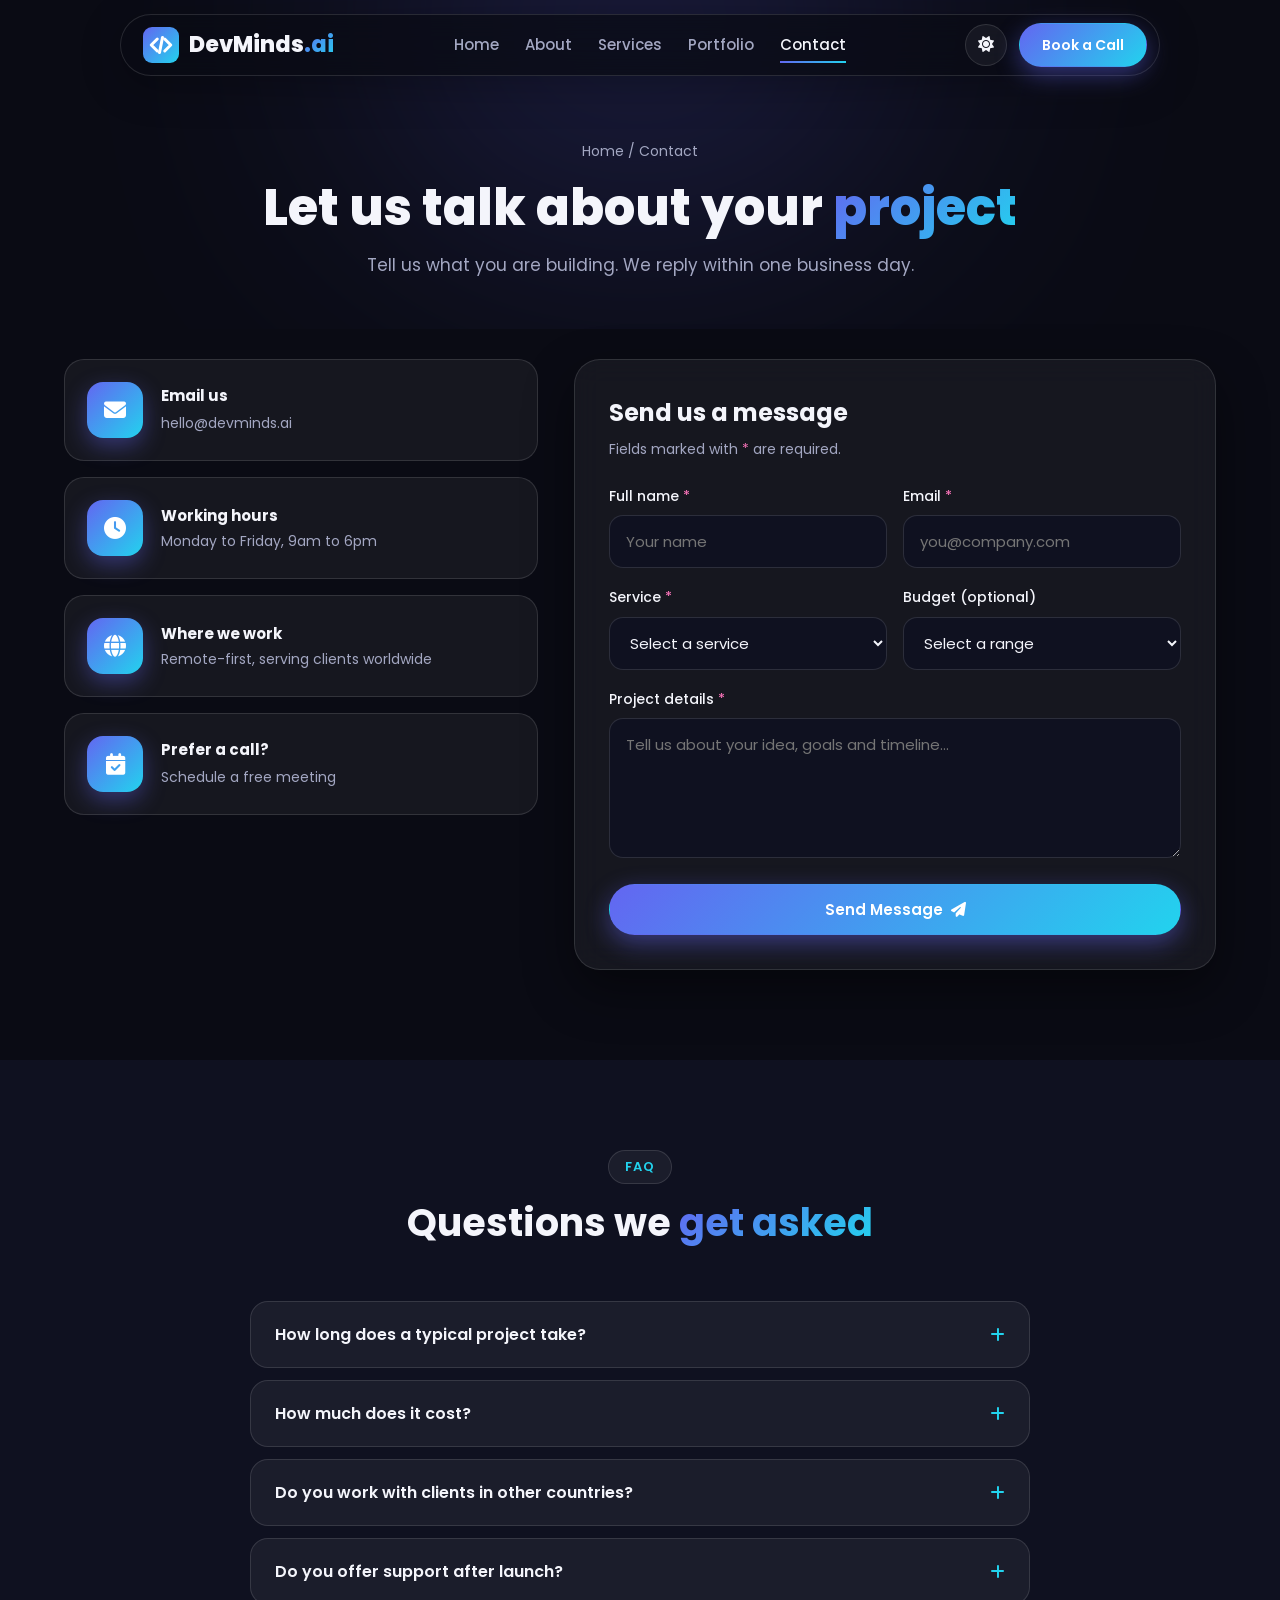
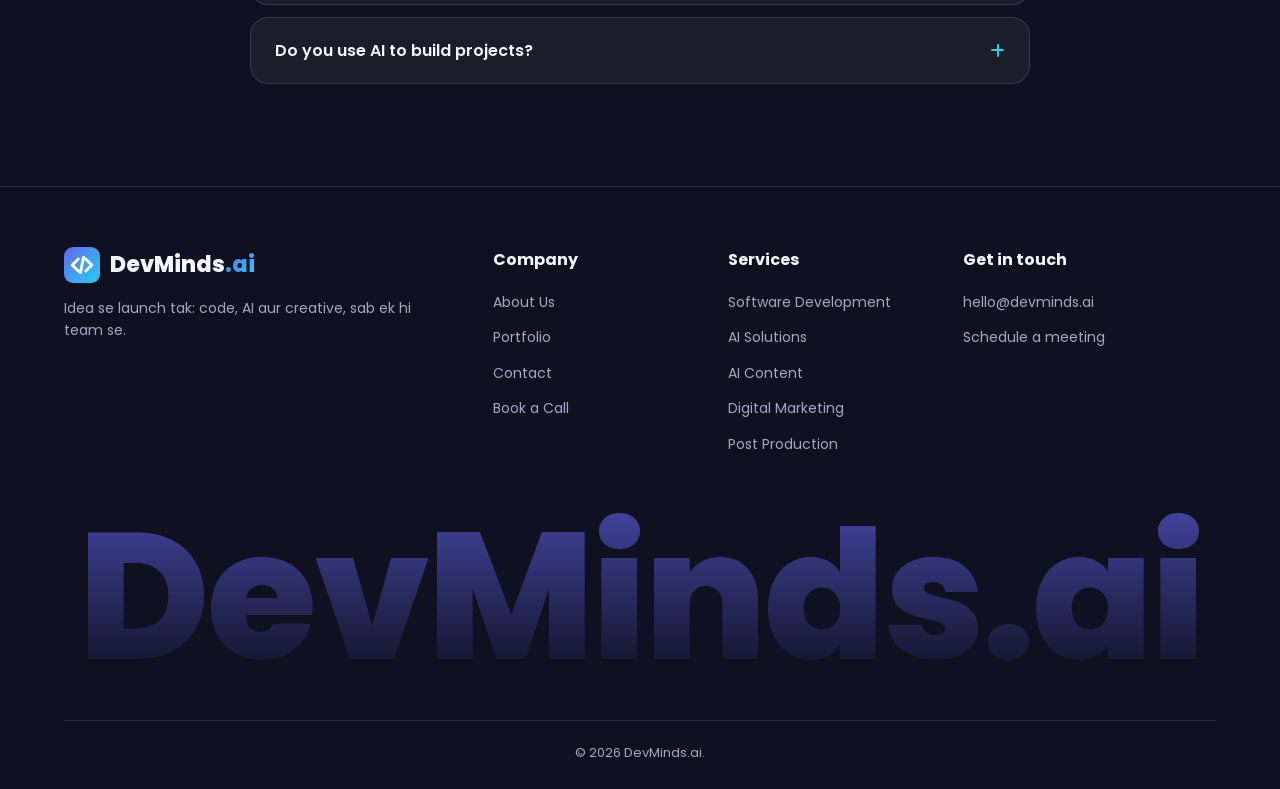
<file: contact.html>
<!DOCTYPE html>
<html lang="en" data-theme="dark">
<head>
  <meta charset="UTF-8">
  <meta name="viewport" content="width=device-width, initial-scale=1.0">
  <title>Contact | DevMinds.ai</title>
  <meta name="description" content="Get in touch with DevMinds.ai. Tell us about your project and we will reply within one business day.">
  <link rel="icon" type="image/svg+xml" href="favicon.svg">
  <link rel="preconnect" href="https://fonts.googleapis.com">
  <link rel="preconnect" href="https://fonts.gstatic.com" crossorigin>
  <link href="https://fonts.googleapis.com/css2?family=Poppins:wght@400;500;600;700;800&display=swap" rel="stylesheet">
  <link rel="stylesheet" href="https://cdnjs.cloudflare.com/ajax/libs/font-awesome/6.5.1/css/all.min.css">
  <link rel="stylesheet" href="css/style.css">
  <script>
    try {
      document.documentElement.setAttribute("data-theme", localStorage.getItem("theme") || "dark");
    } catch (e) {}
  </script>
</head>
<body>

  <header class="navbar" id="site-header"></header>

  <main>

    <!-- ===== PAGE HERO ===== -->
    <section class="page-hero">
      <div class="container">
        <div class="breadcrumb"><a href="index.html">Home</a> / Contact</div>
        <h1>Let us talk about your <span class="gradient-text">project</span></h1>
        <p>Tell us what you are building. We reply within one business day.</p>
      </div>
    </section>

    <!-- ===== CONTACT ===== -->
    <section class="section" style="padding-top:30px;">
      <div class="container contact-grid">

        <div class="info-stack">
          <div class="info-card reveal">
            <div class="icon-box"><i class="fa-solid fa-envelope"></i></div>
            <div>
              <h4>Email us</h4>
              <a href="mailto:hello@devminds.ai">hello@devminds.ai</a>
            </div>
          </div>

          <div class="info-card reveal">
            <div class="icon-box"><i class="fa-solid fa-clock"></i></div>
            <div>
              <h4>Working hours</h4>
              <p>Monday to Friday, 9am to 6pm</p>
            </div>
          </div>

          <div class="info-card reveal">
            <div class="icon-box"><i class="fa-solid fa-globe"></i></div>
            <div>
              <h4>Where we work</h4>
              <p>Remote-first, serving clients worldwide</p>
            </div>
          </div>

          <div class="info-card reveal">
            <div class="icon-box"><i class="fa-solid fa-calendar-check"></i></div>
            <div>
              <h4>Prefer a call?</h4>
              <a href="booking.html">Schedule a free meeting</a>
            </div>
          </div>
        </div>

        <div class="form-card reveal">

          <form id="contact-form" novalidate>
            <h3>Send us a message</h3>
            <p class="form-lead">Fields marked with <span class="req">*</span> are required.</p>

            <div class="form-row">
              <div class="field">
                <label for="name">Full name <span class="req">*</span></label>
                <input type="text" id="name" name="name" placeholder="Your name" autocomplete="name">
                <small class="err"></small>
              </div>
              <div class="field">
                <label for="email">Email <span class="req">*</span></label>
                <input type="email" id="email" name="email" placeholder="you@company.com" autocomplete="email">
                <small class="err"></small>
              </div>
            </div>

            <div class="form-row">
              <div class="field">
                <label for="service">Service <span class="req">*</span></label>
                <select id="service" name="service">
                  <option value="">Select a service</option>
                  <option>Software Development</option>
                  <option>AI Solutions and Automation</option>
                  <option>AI Content Generation</option>
                  <option>Digital Marketing</option>
                  <option>Post Production</option>
                  <option>Not sure yet</option>
                </select>
                <small class="err"></small>
              </div>
              <div class="field">
                <label for="budget">Budget (optional)</label>
                <select id="budget" name="budget">
                  <option value="">Select a range</option>
                  <option>Under $1,000</option>
                  <option>$1,000 to $5,000</option>
                  <option>$5,000 to $15,000</option>
                  <option>$15,000+</option>
                </select>
                <small class="err"></small>
              </div>
            </div>

            <div class="field">
              <label for="message">Project details <span class="req">*</span></label>
              <textarea id="message" name="message" placeholder="Tell us about your idea, goals and timeline..."></textarea>
              <small class="err"></small>
            </div>

            <button type="submit" class="btn btn-primary btn-block" id="submit-btn">
              Send Message <i class="fa-solid fa-paper-plane"></i>
            </button>
          </form>

          <div class="form-success" id="form-success" hidden>
            <div class="success-icon"><i class="fa-solid fa-check"></i></div>
            <h3>Thank you, <span id="success-name"></span>!</h3>
            <p>Your message is in. We will get back to you within one business day.</p>
            <button type="button" class="btn btn-outline" id="send-another">Send another message</button>
          </div>

        </div>
      </div>
    </section>

    <!-- ===== FAQ ===== -->
    <section class="section alt">
      <div class="container">
        <div class="section-head reveal">
          <span class="eyebrow">FAQ</span>
          <h2>Questions we <span class="gradient-text">get asked</span></h2>
        </div>

        <div class="faq">

          <div class="faq-item reveal">
            <button class="faq-q" aria-expanded="false">How long does a typical project take? <i class="fa-solid fa-plus"></i></button>
            <div class="faq-a"><p>A landing page or small website usually takes 1 to 2 weeks. Larger web apps and mobile apps take 6 to 12 weeks depending on the scope. We give you a clear timeline after the first call.</p></div>
          </div>

          <div class="faq-item reveal">
            <button class="faq-q" aria-expanded="false">How much does it cost? <i class="fa-solid fa-plus"></i></button>
            <div class="faq-a"><p>It depends on what you need. After a short discovery call we send a fixed quote, so there are no surprise charges along the way.</p></div>
          </div>

          <div class="faq-item reveal">
            <button class="faq-q" aria-expanded="false">Do you work with clients in other countries? <i class="fa-solid fa-plus"></i></button>
            <div class="faq-a"><p>Yes. We are remote-first and work with clients across time zones, with calls and updates scheduled at times that suit you.</p></div>
          </div>

          <div class="faq-item reveal">
            <button class="faq-q" aria-expanded="false">Do you offer support after launch? <i class="fa-solid fa-plus"></i></button>
            <div class="faq-a"><p>Yes. Every project includes a support window after launch, and we offer monthly maintenance plans if you want us to keep looking after it.</p></div>
          </div>

          <div class="faq-item reveal">
            <button class="faq-q" aria-expanded="false">Do you use AI to build projects? <i class="fa-solid fa-plus"></i></button>
            <div class="faq-a"><p>We use AI tools to speed up routine work, but every line of code and every piece of content is reviewed by a person. You get the speed of AI with human quality control.</p></div>
          </div>

        </div>
      </div>
    </section>

  </main>

  <footer class="footer" id="site-footer"></footer>

  <script src="js/main.js"></script>
</body>
</html>
</file>
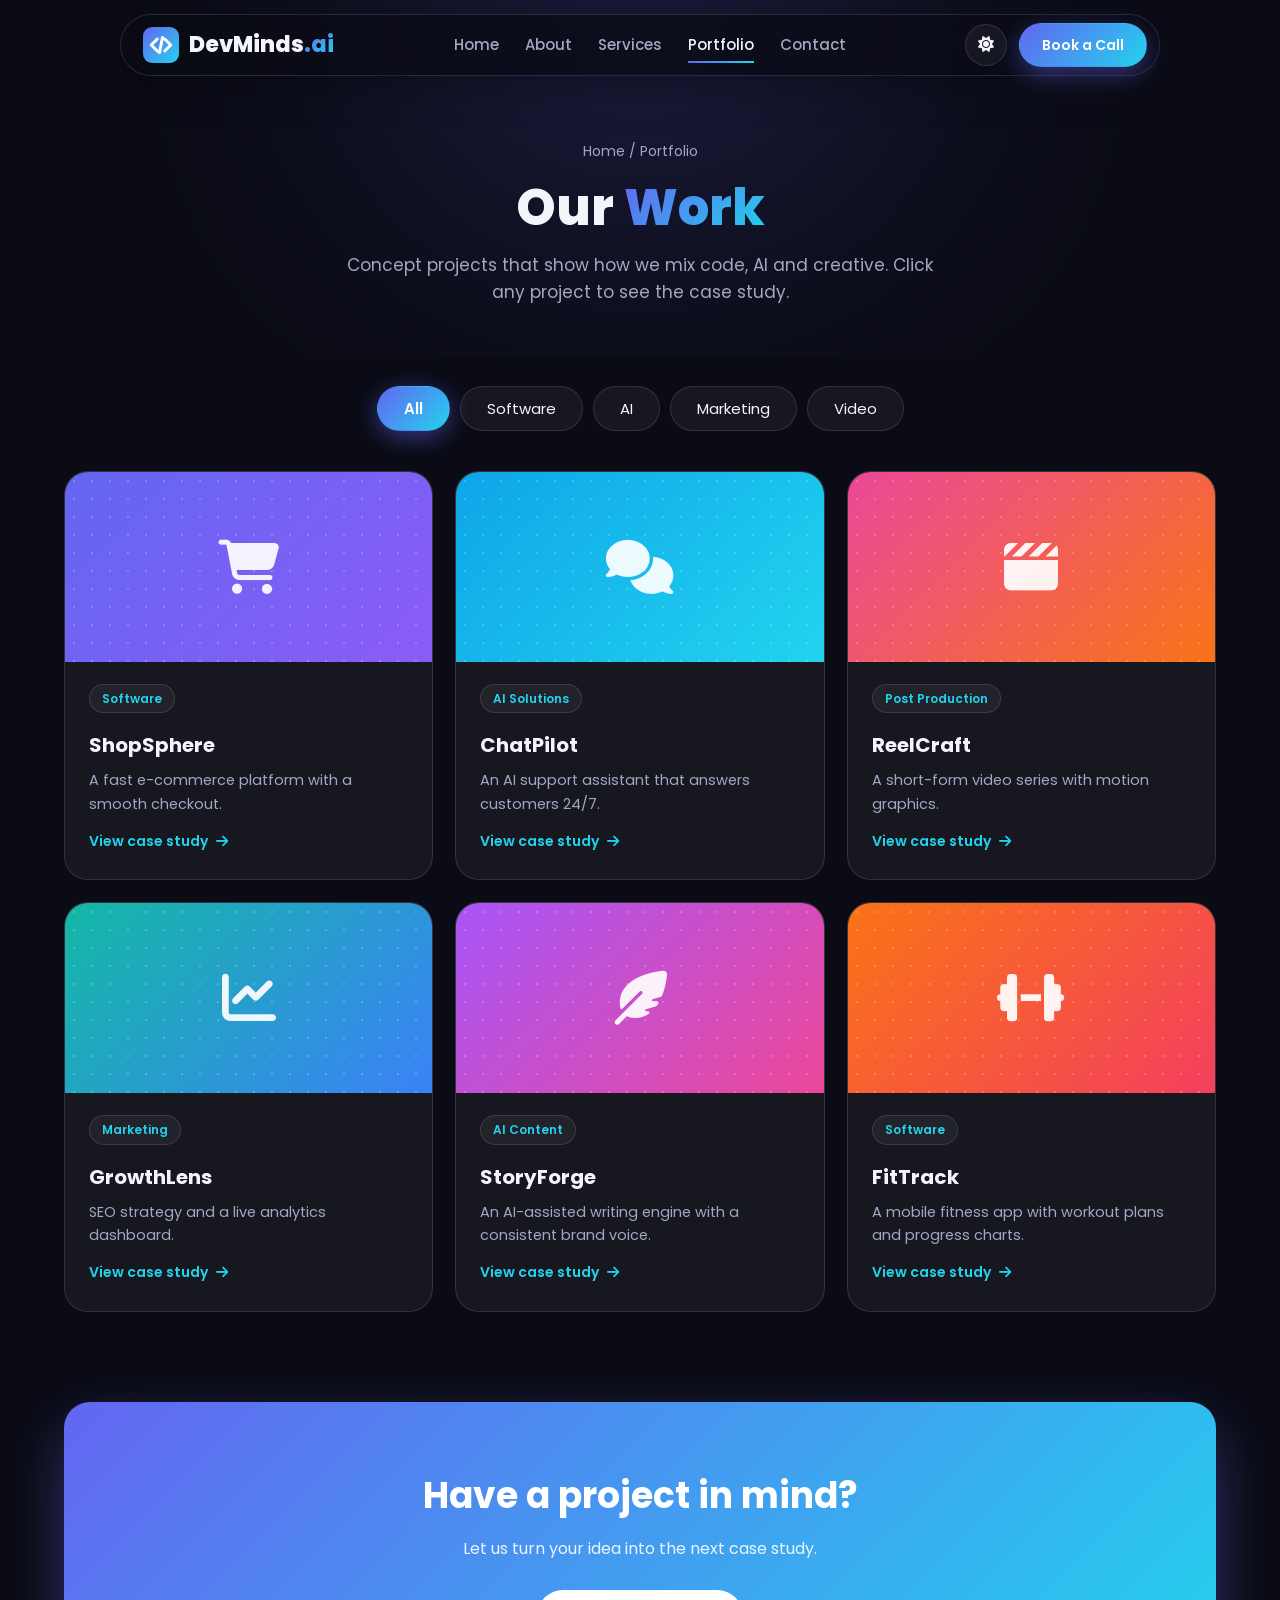
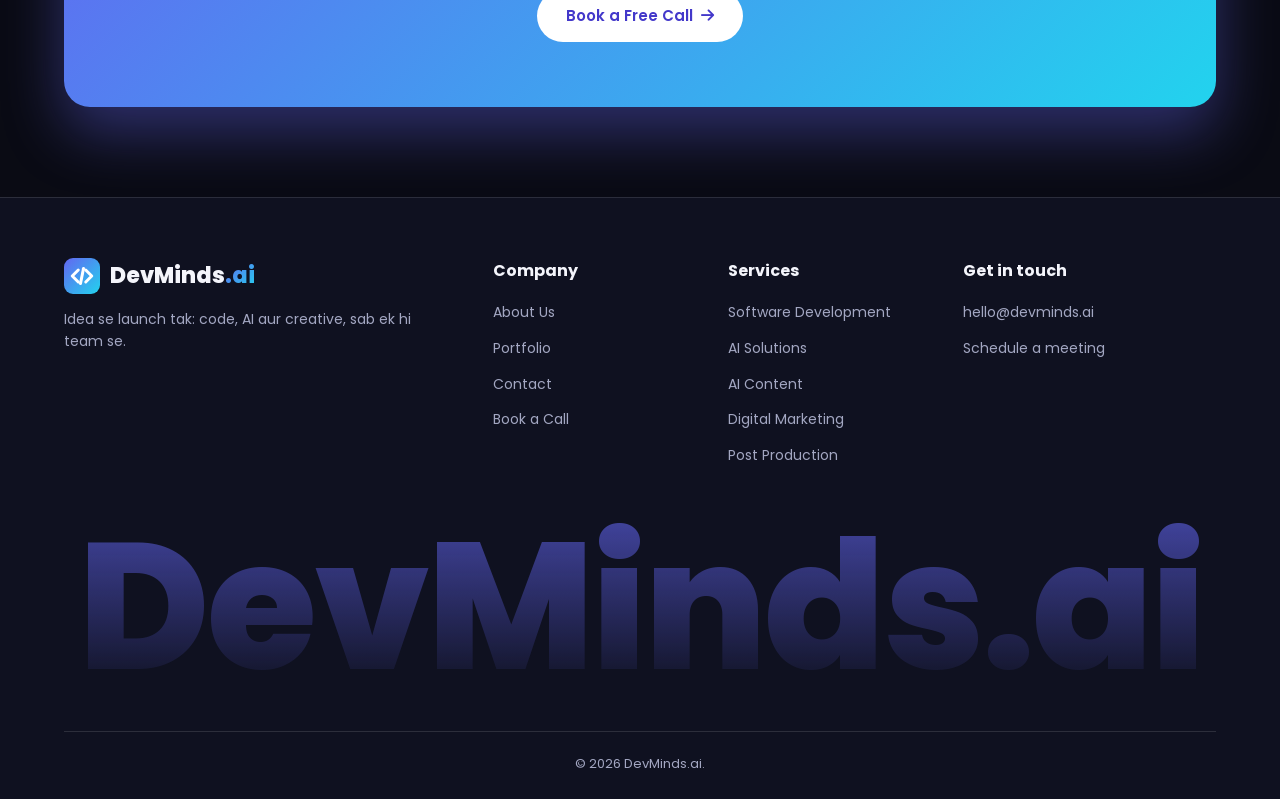
<file: portfolio.html>
<!DOCTYPE html>
<html lang="en" data-theme="dark">
<head>
  <meta charset="UTF-8">
  <meta name="viewport" content="width=device-width, initial-scale=1.0">
  <title>Portfolio | DevMinds.ai</title>
  <meta name="description" content="Concept projects by DevMinds.ai across software, AI solutions, marketing and post production.">
  <link rel="icon" type="image/svg+xml" href="favicon.svg">
  <link rel="preconnect" href="https://fonts.googleapis.com">
  <link rel="preconnect" href="https://fonts.gstatic.com" crossorigin>
  <link href="https://fonts.googleapis.com/css2?family=Poppins:wght@400;500;600;700;800&display=swap" rel="stylesheet">
  <link rel="stylesheet" href="https://cdnjs.cloudflare.com/ajax/libs/font-awesome/6.5.1/css/all.min.css">
  <link rel="stylesheet" href="css/style.css">
  <script>
    try {
      document.documentElement.setAttribute("data-theme", localStorage.getItem("theme") || "dark");
    } catch (e) {}
  </script>
</head>
<body>

  <header class="navbar" id="site-header"></header>

  <main>

    <!-- ===== PAGE HERO ===== -->
    <section class="page-hero">
      <div class="container">
        <div class="breadcrumb"><a href="index.html">Home</a> / Portfolio</div>
        <h1>Our <span class="gradient-text">Work</span></h1>
        <p>Concept projects that show how we mix code, AI and creative. Click any project to see the case study.</p>
      </div>
    </section>

    <!-- ===== PROJECTS ===== -->
    <section class="section" style="padding-top:30px;">
      <div class="container">

        <div class="p-filters reveal">
          <button class="p-btn active" data-filter="all">All</button>
          <button class="p-btn" data-filter="software">Software</button>
          <button class="p-btn" data-filter="ai">AI</button>
          <button class="p-btn" data-filter="marketing">Marketing</button>
          <button class="p-btn" data-filter="video">Video</button>
        </div>

        <div class="p-grid">

          <article class="project-item reveal" data-category="software" data-id="shopsphere" tabindex="0">
            <div class="p-thumb pt1"><i class="fa-solid fa-cart-shopping"></i></div>
            <div class="p-body">
              <span class="tag">Software</span>
              <h3>ShopSphere</h3>
              <p>A fast e-commerce platform with a smooth checkout.</p>
              <span class="p-more">View case study <i class="fa-solid fa-arrow-right"></i></span>
            </div>
          </article>

          <article class="project-item reveal" data-category="ai" data-id="chatpilot" tabindex="0">
            <div class="p-thumb pt2"><i class="fa-solid fa-comments"></i></div>
            <div class="p-body">
              <span class="tag">AI Solutions</span>
              <h3>ChatPilot</h3>
              <p>An AI support assistant that answers customers 24/7.</p>
              <span class="p-more">View case study <i class="fa-solid fa-arrow-right"></i></span>
            </div>
          </article>

          <article class="project-item reveal" data-category="video" data-id="reelcraft" tabindex="0">
            <div class="p-thumb pt3"><i class="fa-solid fa-clapperboard"></i></div>
            <div class="p-body">
              <span class="tag">Post Production</span>
              <h3>ReelCraft</h3>
              <p>A short-form video series with motion graphics.</p>
              <span class="p-more">View case study <i class="fa-solid fa-arrow-right"></i></span>
            </div>
          </article>

          <article class="project-item reveal" data-category="marketing" data-id="growthlens" tabindex="0">
            <div class="p-thumb pt4"><i class="fa-solid fa-chart-line"></i></div>
            <div class="p-body">
              <span class="tag">Marketing</span>
              <h3>GrowthLens</h3>
              <p>SEO strategy and a live analytics dashboard.</p>
              <span class="p-more">View case study <i class="fa-solid fa-arrow-right"></i></span>
            </div>
          </article>

          <article class="project-item reveal" data-category="ai" data-id="storyforge" tabindex="0">
            <div class="p-thumb pt5"><i class="fa-solid fa-feather-pointed"></i></div>
            <div class="p-body">
              <span class="tag">AI Content</span>
              <h3>StoryForge</h3>
              <p>An AI-assisted writing engine with a consistent brand voice.</p>
              <span class="p-more">View case study <i class="fa-solid fa-arrow-right"></i></span>
            </div>
          </article>

          <article class="project-item reveal" data-category="software" data-id="fittrack" tabindex="0">
            <div class="p-thumb pt6"><i class="fa-solid fa-dumbbell"></i></div>
            <div class="p-body">
              <span class="tag">Software</span>
              <h3>FitTrack</h3>
              <p>A mobile fitness app with workout plans and progress charts.</p>
              <span class="p-more">View case study <i class="fa-solid fa-arrow-right"></i></span>
            </div>
          </article>

        </div>
      </div>
    </section>

    <!-- ===== CTA ===== -->
    <section class="section" style="padding-top:0;">
      <div class="container">
        <div class="cta-box reveal">
          <h2>Have a project in mind?</h2>
          <p>Let us turn your idea into the next case study.</p>
          <a href="booking.html" class="btn btn-light">Book a Free Call <i class="fa-solid fa-arrow-right"></i></a>
        </div>
      </div>
    </section>

  </main>

  <!-- ===== PROJECT MODAL ===== -->
  <div class="modal" id="modal" aria-hidden="true">
    <div class="modal-box" role="dialog" aria-modal="true" aria-labelledby="modal-title">
      <button class="modal-close" id="modal-close" aria-label="Close"><i class="fa-solid fa-xmark"></i></button>
      <div class="modal-thumb" id="modal-thumb"></div>
      <div class="modal-body">
        <span class="tag" id="modal-tag"></span>
        <h2 id="modal-title"></h2>
        <p id="modal-desc"></p>
        <h4>Tech stack</h4>
        <div class="modal-tech" id="modal-tech"></div>
        <div class="results" id="modal-results"></div>
        <p class="modal-note">Concept project. Results shown are illustrative.</p>
        <a href="booking.html" class="btn btn-primary">Start a similar project</a>
      </div>
    </div>
  </div>

  <footer class="footer" id="site-footer"></footer>

  <script src="js/main.js"></script>
</body>
</html>
</file>
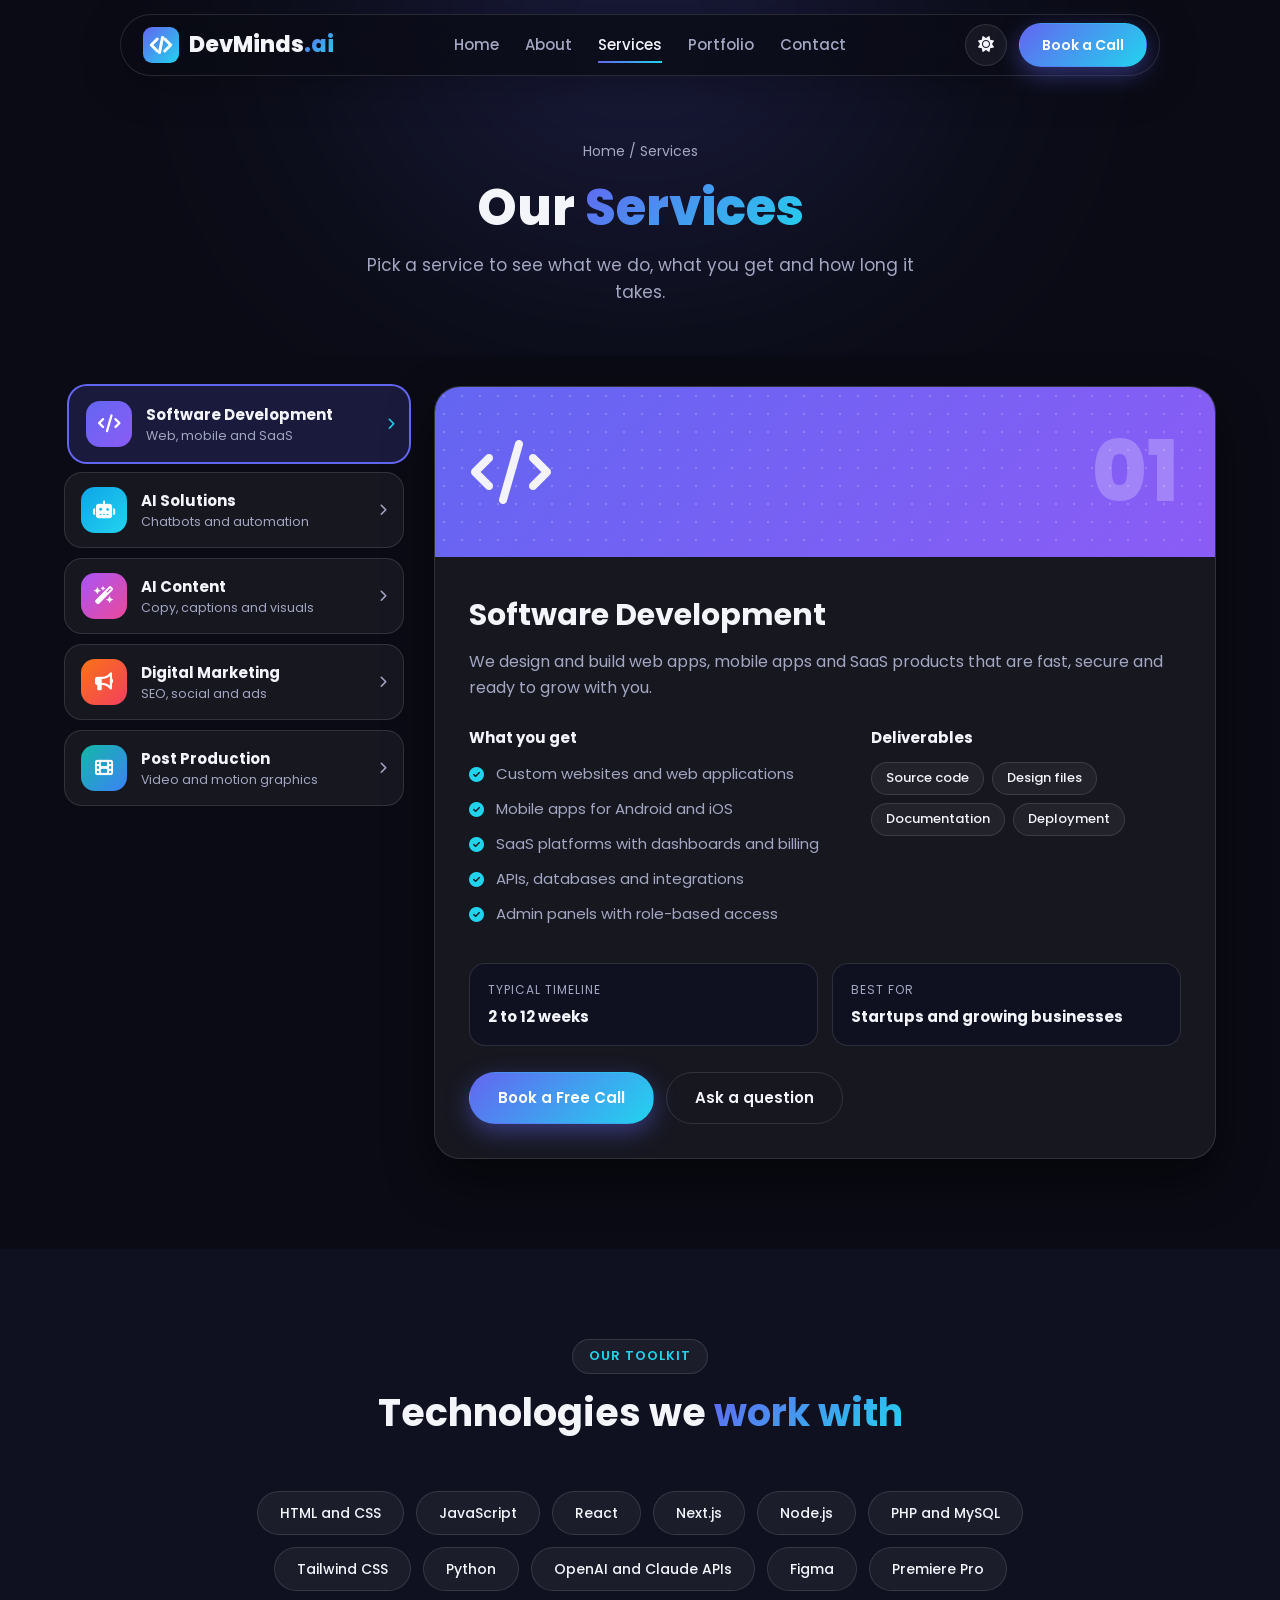
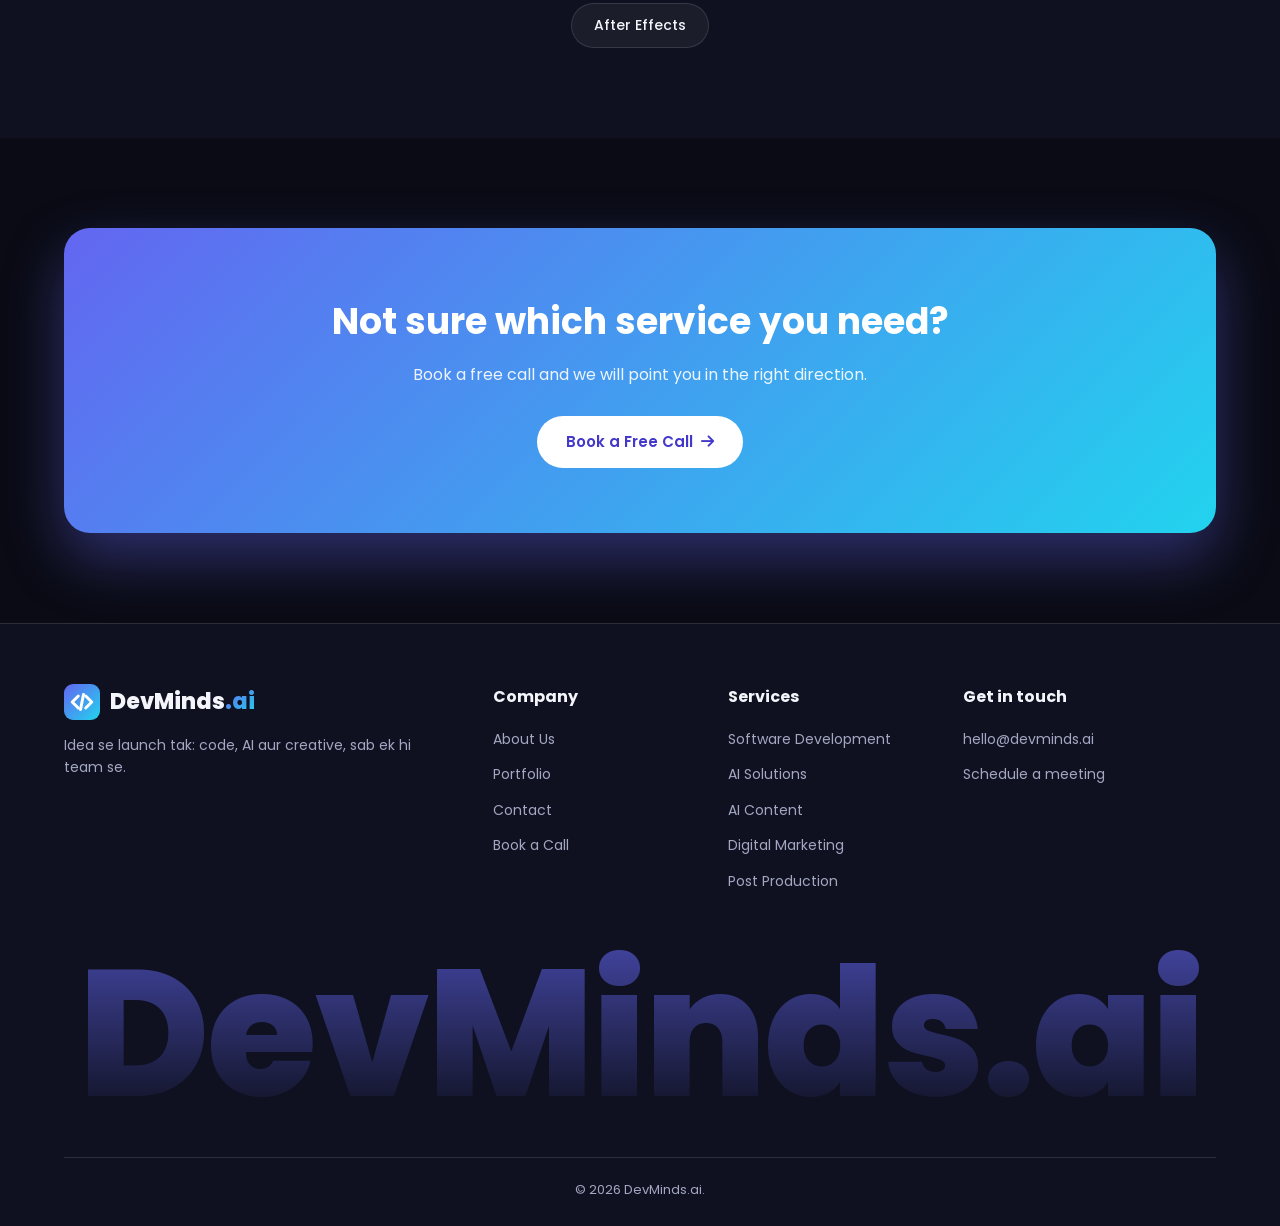
<file: services.html>
<!DOCTYPE html>
<html lang="en" data-theme="dark">
<head>
  <meta charset="UTF-8">
  <meta name="viewport" content="width=device-width, initial-scale=1.0">
  <title>Services | DevMinds.ai</title>
  <meta name="description" content="Software development, AI solutions, AI content generation, digital marketing and post production services by DevMinds.ai.">
  <link rel="icon" type="image/svg+xml" href="favicon.svg">
  <link rel="preconnect" href="https://fonts.googleapis.com">
  <link rel="preconnect" href="https://fonts.gstatic.com" crossorigin>
  <link href="https://fonts.googleapis.com/css2?family=Poppins:wght@400;500;600;700;800&display=swap" rel="stylesheet">
  <link rel="stylesheet" href="https://cdnjs.cloudflare.com/ajax/libs/font-awesome/6.5.1/css/all.min.css">
  <link rel="stylesheet" href="css/style.css">
  <script>
    try {
      document.documentElement.setAttribute("data-theme", localStorage.getItem("theme") || "dark");
    } catch (e) {}
  </script>
</head>
<body>

  <header class="navbar" id="site-header"></header>

  <main>

    <!-- ===== PAGE HERO ===== -->
    <section class="page-hero">
      <div class="container">
        <div class="breadcrumb"><a href="index.html">Home</a> / Services</div>
        <h1>Our <span class="gradient-text">Services</span></h1>
        <p>Pick a service to see what we do, what you get and how long it takes.</p>
      </div>
    </section>

    <!-- ===== SERVICES TABS ===== -->
    <section class="section" style="padding-top:30px;">
      <div class="container svc-layout">

        <!-- Tabs list -->
        <div class="svc-tabs" role="tablist" aria-label="Services">

          <button class="svc-tab active" role="tab" id="tab-software" data-target="software" aria-selected="true" aria-controls="panel-software">
            <span class="svc-ico sv1"><i class="fa-solid fa-code"></i></span>
            <span class="svc-txt"><strong>Software Development</strong><small>Web, mobile and SaaS</small></span>
            <i class="fa-solid fa-chevron-right svc-arrow"></i>
          </button>

          <button class="svc-tab" role="tab" id="tab-ai" data-target="ai" aria-selected="false" aria-controls="panel-ai">
            <span class="svc-ico sv2"><i class="fa-solid fa-robot"></i></span>
            <span class="svc-txt"><strong>AI Solutions</strong><small>Chatbots and automation</small></span>
            <i class="fa-solid fa-chevron-right svc-arrow"></i>
          </button>

          <button class="svc-tab" role="tab" id="tab-content" data-target="content" aria-selected="false" aria-controls="panel-content">
            <span class="svc-ico sv3"><i class="fa-solid fa-wand-magic-sparkles"></i></span>
            <span class="svc-txt"><strong>AI Content</strong><small>Copy, captions and visuals</small></span>
            <i class="fa-solid fa-chevron-right svc-arrow"></i>
          </button>

          <button class="svc-tab" role="tab" id="tab-marketing" data-target="marketing" aria-selected="false" aria-controls="panel-marketing">
            <span class="svc-ico sv4"><i class="fa-solid fa-bullhorn"></i></span>
            <span class="svc-txt"><strong>Digital Marketing</strong><small>SEO, social and ads</small></span>
            <i class="fa-solid fa-chevron-right svc-arrow"></i>
          </button>

          <button class="svc-tab" role="tab" id="tab-video" data-target="video" aria-selected="false" aria-controls="panel-video">
            <span class="svc-ico sv5"><i class="fa-solid fa-film"></i></span>
            <span class="svc-txt"><strong>Post Production</strong><small>Video and motion graphics</small></span>
            <i class="fa-solid fa-chevron-right svc-arrow"></i>
          </button>

        </div>

        <!-- Panels -->
        <div class="svc-panels">

          <!-- 1: Software -->
          <article class="svc-panel active" role="tabpanel" id="panel-software" aria-labelledby="tab-software">
            <div class="svc-banner sv1"><i class="fa-solid fa-code"></i><span>01</span></div>
            <div class="svc-content">
              <h2>Software Development</h2>
              <p class="svc-lead">We design and build web apps, mobile apps and SaaS products that are fast, secure and ready to grow with you.</p>

              <div class="svc-cols">
                <div>
                  <h4>What you get</h4>
                  <ul class="feature-list">
                    <li><i class="fa-solid fa-circle-check"></i> Custom websites and web applications</li>
                    <li><i class="fa-solid fa-circle-check"></i> Mobile apps for Android and iOS</li>
                    <li><i class="fa-solid fa-circle-check"></i> SaaS platforms with dashboards and billing</li>
                    <li><i class="fa-solid fa-circle-check"></i> APIs, databases and integrations</li>
                    <li><i class="fa-solid fa-circle-check"></i> Admin panels with role-based access</li>
                  </ul>
                </div>
                <div>
                  <h4>Deliverables</h4>
                  <div class="modal-tech">
                    <span>Source code</span><span>Design files</span><span>Documentation</span><span>Deployment</span>
                  </div>
                </div>
              </div>

              <div class="svc-meta">
                <div><span>Typical timeline</span><strong>2 to 12 weeks</strong></div>
                <div><span>Best for</span><strong>Startups and growing businesses</strong></div>
              </div>

              <div class="svc-actions">
                <a href="booking.html" class="btn btn-primary">Book a Free Call</a>
                <a href="contact.html" class="btn btn-outline">Ask a question</a>
              </div>
            </div>
          </article>

          <!-- 2: AI -->
          <article class="svc-panel" role="tabpanel" id="panel-ai" aria-labelledby="tab-ai">
            <div class="svc-banner sv2"><i class="fa-solid fa-robot"></i><span>02</span></div>
            <div class="svc-content">
              <h2>AI Solutions and Automation</h2>
              <p class="svc-lead">We put AI to work on the tasks that eat your team's time, from customer chats to repetitive internal workflows.</p>

              <div class="svc-cols">
                <div>
                  <h4>What you get</h4>
                  <ul class="feature-list">
                    <li><i class="fa-solid fa-circle-check"></i> AI chatbots and virtual assistants</li>
                    <li><i class="fa-solid fa-circle-check"></i> Workflow and process automation</li>
                    <li><i class="fa-solid fa-circle-check"></i> Document and data processing</li>
                    <li><i class="fa-solid fa-circle-check"></i> Custom AI tools for your business</li>
                    <li><i class="fa-solid fa-circle-check"></i> Links with WhatsApp, email and CRMs</li>
                  </ul>
                </div>
                <div>
                  <h4>Deliverables</h4>
                  <div class="modal-tech">
                    <span>Working prototype</span><span>Training data setup</span><span>Usage dashboard</span><span>Team handover</span>
                  </div>
                </div>
              </div>

              <div class="svc-meta">
                <div><span>Typical timeline</span><strong>2 to 6 weeks</strong></div>
                <div><span>Best for</span><strong>Teams buried in repetitive work</strong></div>
              </div>

              <div class="svc-actions">
                <a href="booking.html" class="btn btn-primary">Book a Free Call</a>
                <a href="contact.html" class="btn btn-outline">Ask a question</a>
              </div>
            </div>
          </article>

          <!-- 3: AI Content -->
          <article class="svc-panel" role="tabpanel" id="panel-content" aria-labelledby="tab-content">
            <div class="svc-banner sv3"><i class="fa-solid fa-wand-magic-sparkles"></i><span>03</span></div>
            <div class="svc-content">
              <h2>AI Content Generation</h2>
              <p class="svc-lead">Get high-quality content at speed. We use AI as a starting point and our editors make sure it sounds like you.</p>

              <div class="svc-cols">
                <div>
                  <h4>What you get</h4>
                  <ul class="feature-list">
                    <li><i class="fa-solid fa-circle-check"></i> Blog posts and website copy</li>
                    <li><i class="fa-solid fa-circle-check"></i> Social media captions and calendars</li>
                    <li><i class="fa-solid fa-circle-check"></i> Product descriptions at scale</li>
                    <li><i class="fa-solid fa-circle-check"></i> AI-assisted images and visuals</li>
                    <li><i class="fa-solid fa-circle-check"></i> A brand voice guide for your team</li>
                  </ul>
                </div>
                <div>
                  <h4>Deliverables</h4>
                  <div class="modal-tech">
                    <span>Content calendar</span><span>Edited drafts</span><span>Brand voice guide</span><span>Image sets</span>
                  </div>
                </div>
              </div>

              <div class="svc-meta">
                <div><span>Typical timeline</span><strong>First batch in 1 week</strong></div>
                <div><span>Best for</span><strong>Brands that need more content, faster</strong></div>
              </div>

              <div class="svc-actions">
                <a href="booking.html" class="btn btn-primary">Book a Free Call</a>
                <a href="contact.html" class="btn btn-outline">Ask a question</a>
              </div>
            </div>
          </article>

          <!-- 4: Marketing -->
          <article class="svc-panel" role="tabpanel" id="panel-marketing" aria-labelledby="tab-marketing">
            <div class="svc-banner sv4"><i class="fa-solid fa-bullhorn"></i><span>04</span></div>
            <div class="svc-content">
              <h2>Digital Marketing</h2>
              <p class="svc-lead">We help the right people find you and give them a reason to stay, with strategies built around real numbers.</p>

              <div class="svc-cols">
                <div>
                  <h4>What you get</h4>
                  <ul class="feature-list">
                    <li><i class="fa-solid fa-circle-check"></i> SEO and website optimization</li>
                    <li><i class="fa-solid fa-circle-check"></i> Social media management</li>
                    <li><i class="fa-solid fa-circle-check"></i> Paid ad campaigns</li>
                    <li><i class="fa-solid fa-circle-check"></i> Email marketing campaigns</li>
                    <li><i class="fa-solid fa-circle-check"></i> Analytics and monthly reports</li>
                  </ul>
                </div>
                <div>
                  <h4>Deliverables</h4>
                  <div class="modal-tech">
                    <span>Strategy document</span><span>Campaign assets</span><span>Monthly report</span><span>Live dashboard</span>
                  </div>
                </div>
              </div>

              <div class="svc-meta">
                <div><span>Typical timeline</span><strong>About 3 months to see results</strong></div>
                <div><span>Best for</span><strong>Businesses that want steady growth</strong></div>
              </div>

              <div class="svc-actions">
                <a href="booking.html" class="btn btn-primary">Book a Free Call</a>
                <a href="contact.html" class="btn btn-outline">Ask a question</a>
              </div>
            </div>
          </article>

          <!-- 5: Post Production -->
          <article class="svc-panel" role="tabpanel" id="panel-video" aria-labelledby="tab-video">
            <div class="svc-banner sv5"><i class="fa-solid fa-film"></i><span>05</span></div>
            <div class="svc-content">
              <h2>Post Production</h2>
              <p class="svc-lead">From raw footage to a polished final cut. We make videos that look professional and hold attention.</p>

              <div class="svc-cols">
                <div>
                  <h4>What you get</h4>
                  <ul class="feature-list">
                    <li><i class="fa-solid fa-circle-check"></i> Video editing and color grading</li>
                    <li><i class="fa-solid fa-circle-check"></i> Motion graphics and animation</li>
                    <li><i class="fa-solid fa-circle-check"></i> Reels and short-form content</li>
                    <li><i class="fa-solid fa-circle-check"></i> Sound design and subtitles</li>
                    <li><i class="fa-solid fa-circle-check"></i> Thumbnails and cover art</li>
                  </ul>
                </div>
                <div>
                  <h4>Deliverables</h4>
                  <div class="modal-tech">
                    <span>Final cuts</span><span>Vertical and wide formats</span><span>Subtitle files</span><span>Project files</span>
                  </div>
                </div>
              </div>

              <div class="svc-meta">
                <div><span>Typical timeline</span><strong>3 to 7 days per video</strong></div>
                <div><span>Best for</span><strong>Creators and brands posting weekly</strong></div>
              </div>

              <div class="svc-actions">
                <a href="booking.html" class="btn btn-primary">Book a Free Call</a>
                <a href="contact.html" class="btn btn-outline">Ask a question</a>
              </div>
            </div>
          </article>

        </div>
      </div>
    </section>

    <!-- ===== TOOLS ===== -->
    <section class="section alt">
      <div class="container">
        <div class="section-head reveal">
          <span class="eyebrow">Our Toolkit</span>
          <h2>Technologies we <span class="gradient-text">work with</span></h2>
        </div>

        <div class="chips reveal">
          <span class="chip">HTML and CSS</span>
          <span class="chip">JavaScript</span>
          <span class="chip">React</span>
          <span class="chip">Next.js</span>
          <span class="chip">Node.js</span>
          <span class="chip">PHP and MySQL</span>
          <span class="chip">Tailwind CSS</span>
          <span class="chip">Python</span>
          <span class="chip">OpenAI and Claude APIs</span>
          <span class="chip">Figma</span>
          <span class="chip">Premiere Pro</span>
          <span class="chip">After Effects</span>
        </div>
      </div>
    </section>

    <!-- ===== CTA ===== -->
    <section class="section">
      <div class="container">
        <div class="cta-box reveal">
          <h2>Not sure which service you need?</h2>
          <p>Book a free call and we will point you in the right direction.</p>
          <a href="booking.html" class="btn btn-light">Book a Free Call <i class="fa-solid fa-arrow-right"></i></a>
        </div>
      </div>
    </section>

  </main>

  <footer class="footer" id="site-footer"></footer>

  <script src="js/main.js"></script>
</body>
</html>
</file>
<file: css/style.css>
/* ===== Design tokens ===== */
:root {
  --bg: #0a0b14;
  --bg-alt: #0f1120;
  --card: rgba(255, 255, 255, 0.05);
  --border: rgba(255, 255, 255, 0.12);
  --text: #f4f5fb;
  --muted: #a3a7c2;
  --primary: #6366f1;
  --accent: #22d3ee;
  --pink: #f472b6;
  --grad: linear-gradient(135deg, #6366f1, #22d3ee);
  --shadow: 0 20px 50px rgba(0, 0, 0, 0.45);
  --nav-bg: rgba(10, 11, 20, 0.75);
  --radius: 18px;
}

[data-theme="light"] {
  --bg: #f7f8fc;
  --bg-alt: #ffffff;
  --card: #ffffff;
  --border: rgba(15, 18, 40, 0.1);
  --text: #12142b;
  --muted: #5b607e;
  --shadow: 0 15px 40px rgba(60, 70, 130, 0.15);
  --nav-bg: rgba(255, 255, 255, 0.8);
}

/* ===== Reset ===== */
* {
  margin: 0;
  padding: 0;
  box-sizing: border-box;
}

html {
  scroll-behavior: smooth;
}

body {
  font-family: "Poppins", "Segoe UI", Arial, sans-serif;
  background: var(--bg);
  color: var(--text);
  line-height: 1.6;
  transition: background 0.4s ease, color 0.4s ease;
  overflow-x: hidden;
}

img {
  max-width: 100%;
  display: block;
}

a {
  color: inherit;
  text-decoration: none;
}

ul {
  list-style: none;
}

/* ===== Layout helpers ===== */
.container {
  width: 100%;
  max-width: 1200px;
  margin: 0 auto;
  padding: 0 24px;
}

.section {
  padding: 90px 0;
}

.section.alt {
  background: var(--bg-alt);
}

.section-head {
  text-align: center;
  max-width: 640px;
  margin: 0 auto 55px;
}

.eyebrow {
  display: inline-block;
  padding: 6px 16px;
  border-radius: 30px;
  background: var(--card);
  border: 1px solid var(--border);
  color: var(--accent);
  font-size: 13px;
  font-weight: 600;
  letter-spacing: 1px;
  text-transform: uppercase;
  margin-bottom: 16px;
}

.section-head h2 {
  font-size: 38px;
  line-height: 1.2;
  margin-bottom: 14px;
}

.section-head p {
  color: var(--muted);
  font-size: 16px;
}

.gradient-text {
  background: var(--grad);
  -webkit-background-clip: text;
  background-clip: text;
  color: transparent;
}

/* ===== Buttons ===== */
.btn {
  display: inline-flex;
  align-items: center;
  gap: 8px;
  padding: 13px 28px;
  border: 1px solid transparent;
  border-radius: 40px;
  font-size: 15px;
  font-weight: 600;
  font-family: inherit;
  cursor: pointer;
  transition: transform 0.3s ease, box-shadow 0.3s ease, background 0.3s ease;
}

.btn:hover {
  transform: translateY(-3px);
}

.btn-primary {
  background: var(--grad);
  color: #fff;
  box-shadow: 0 8px 25px rgba(99, 102, 241, 0.45);
}

.btn-primary:hover {
  box-shadow: 0 12px 32px rgba(99, 102, 241, 0.6);
}

.btn-outline {
  background: transparent;
  color: var(--text);
  border-color: var(--border);
}

.btn-outline:hover {
  background: var(--card);
  border-color: var(--accent);
}

/* ===== Card ===== */
.card {
  background: var(--card);
  border: 1px solid var(--border);
  border-radius: var(--radius);
  padding: 30px;
  transition: transform 0.4s ease, box-shadow 0.4s ease, border-color 0.4s ease;
}

.card:hover {
  transform: translateY(-8px);
  border-color: var(--primary);
  box-shadow: var(--shadow);
}

/* ===== Navbar ===== */
.navbar {
  position: sticky;
  top: 0;
  z-index: 50;
  background: var(--nav-bg);
  backdrop-filter: blur(14px);
  border-bottom: 1px solid var(--border);
}

.nav-inner {
  display: flex;
  align-items: center;
  justify-content: space-between;
  height: 72px;
}

.logo {
  display: flex;
  align-items: center;
  gap: 10px;
  font-size: 22px;
  font-weight: 800;
}

.logo img {
  width: 36px;
  height: 36px;
}

.logo span {
  background: var(--grad);
  -webkit-background-clip: text;
  background-clip: text;
  color: transparent;
}

.nav-links {
  display: flex;
  align-items: center;
  gap: 30px;
}

.nav-links a {
  position: relative;
  font-size: 15px;
  font-weight: 500;
  color: var(--muted);
  transition: color 0.3s ease;
}

.nav-links a::after {
  content: "";
  position: absolute;
  left: 0;
  bottom: -6px;
  width: 0;
  height: 2px;
  background: var(--grad);
  transition: width 0.3s ease;
}

.nav-links a:hover,
.nav-links a.active {
  color: var(--text);
}

.nav-links a:hover::after,
.nav-links a.active::after {
  width: 100%;
}

.nav-actions {
  display: flex;
  align-items: center;
  gap: 12px;
}

.nav-actions .btn {
  padding: 10px 22px;
  font-size: 14px;
}

.theme-toggle,
.menu-toggle {
  width: 42px;
  height: 42px;
  border-radius: 50%;
  border: 1px solid var(--border);
  background: var(--card);
  color: var(--text);
  font-size: 16px;
  cursor: pointer;
  transition: transform 0.3s ease, background 0.3s ease;
}

.theme-toggle:hover,
.menu-toggle:hover {
  transform: scale(1.1);
}

.menu-toggle {
  display: none;
}

/* ===== Footer ===== */
.footer {
  background: var(--bg-alt);
  border-top: 1px solid var(--border);
  padding: 60px 0 25px;
}

.footer-grid {
  display: grid;
  grid-template-columns: 2fr 1fr 1fr 1.3fr;
  gap: 40px;
  margin-bottom: 40px;
}

.footer h4 {
  font-size: 16px;
  margin-bottom: 16px;
}

.footer p,
.footer li a {
  color: var(--muted);
  font-size: 14px;
}

.footer li {
  margin-bottom: 10px;
}

.footer li a:hover {
  color: var(--accent);
}

.footer-bottom {
  border-top: 1px solid var(--border);
  padding-top: 22px;
  text-align: center;
  color: var(--muted);
  font-size: 13px;
}

/* ===== Scroll reveal ===== */
.reveal {
  opacity: 0;
  transform: translateY(35px);
  transition: opacity 0.7s ease, transform 0.7s ease;
}

.reveal.show {
  opacity: 1;
  transform: translateY(0);
}

/* ===== Responsive (base) ===== */
@media (max-width: 900px) {
  .menu-toggle {
    display: block;
  }

  .nav-links {
    position: absolute;
    top: 72px;
    left: 0;
    right: 0;
    flex-direction: column;
    gap: 0;
    background: var(--bg-alt);
    border-bottom: 1px solid var(--border);
    max-height: 0;
    overflow: hidden;
    transition: max-height 0.4s ease;
  }

  .nav-links.open {
    max-height: 420px;
  }

  .nav-links a {
    width: 100%;
    padding: 16px 24px;
  }

  .nav-links a::after {
    display: none;
  }

  .footer-grid {
    grid-template-columns: 1fr 1fr;
  }

  .section {
    padding: 65px 0;
  }

  .section-head h2 {
    font-size: 30px;
  }
}

@media (max-width: 560px) {
  .footer-grid {
    grid-template-columns: 1fr;
  }

  .nav-actions .btn {
    display: none;
  }
}
/* ===== HERO ===== */
.hero {
  position: relative;
  isolation: isolate;
  padding: 90px 0 80px;
  overflow: hidden;
}

.hero::before,
.hero::after {
  content: "";
  position: absolute;
  border-radius: 50%;
  filter: blur(140px);
  opacity: 0.35;
  z-index: -1;
}

.hero::before {
  width: 520px;
  height: 520px;
  top: -160px;
  left: -140px;
  background: var(--primary);
}

.hero::after {
  width: 460px;
  height: 460px;
  bottom: -160px;
  right: -120px;
  background: var(--accent);
}

.hero-grid {
  display: grid;
  grid-template-columns: 1.1fr 1fr;
  gap: 50px;
  align-items: center;
}

.hero-text h1 {
  font-size: 56px;
  line-height: 1.12;
  font-weight: 800;
  margin-bottom: 20px;
}

.hero-text p {
  color: var(--muted);
  font-size: 17px;
  max-width: 520px;
  margin-bottom: 30px;
}

.hero-btns {
  display: flex;
  flex-wrap: wrap;
  gap: 14px;
  margin-bottom: 28px;
}

.hero-points {
  display: flex;
  flex-wrap: wrap;
  gap: 22px;
  color: var(--muted);
  font-size: 14px;
}

.hero-points i {
  color: var(--accent);
  margin-right: 6px;
}

/* Code window */
.hero-visual {
  position: relative;
  padding: 20px;
}

.code-window {
  background: #0d0f1c;
  border: 1px solid rgba(255, 255, 255, 0.12);
  border-radius: 18px;
  box-shadow: 0 30px 70px rgba(99, 102, 241, 0.35);
  overflow: hidden;
}

.cw-bar {
  display: flex;
  gap: 8px;
  padding: 14px 18px;
  background: rgba(255, 255, 255, 0.05);
}

.cw-bar span {
  width: 12px;
  height: 12px;
  border-radius: 50%;
  background: #ff5f56;
}

.cw-bar span:nth-child(2) { background: #ffbd2e; }
.cw-bar span:nth-child(3) { background: #27c93f; }

.code-window pre {
  padding: 22px;
  font-family: "Consolas", "Courier New", monospace;
  font-size: 14px;
  line-height: 1.8;
  color: #e2e5f5;
  overflow-x: auto;
}

.code-window .c { color: #6b7194; }
.code-window .k { color: #c084fc; }
.code-window .s { color: #4ade80; }
.code-window .f { color: #22d3ee; }

.float-chip {
  position: absolute;
  display: flex;
  align-items: center;
  gap: 8px;
  padding: 10px 18px;
  border-radius: 40px;
  background: var(--bg-alt);
  border: 1px solid var(--border);
  box-shadow: var(--shadow);
  font-size: 13px;
  font-weight: 600;
  animation: bob 5s ease-in-out infinite;
}

.float-chip i {
  color: var(--accent);
}

.chip1 { top: 0; right: 0; }
.chip2 { bottom: 0; left: 0; animation-delay: -2.5s; }

@keyframes bob {
  0%, 100% { transform: translateY(0); }
  50% { transform: translateY(-12px); }
}

/* ===== STATS ===== */
.stats {
  padding: 10px 0 70px;
}

.stats-grid {
  display: grid;
  grid-template-columns: repeat(4, 1fr);
  gap: 20px;
}

.stat {
  text-align: center;
  padding: 28px 10px;
  border-radius: var(--radius);
  background: var(--card);
  border: 1px solid var(--border);
}

.stat h3 {
  font-size: 42px;
  font-weight: 800;
  line-height: 1.1;
}

.stat p {
  color: var(--muted);
  font-size: 14px;
  margin-top: 6px;
}

/* ===== Grids and icon box ===== */
.grid-3 {
  display: grid;
  grid-template-columns: repeat(auto-fit, minmax(290px, 1fr));
  gap: 24px;
}

.icon-box {
  width: 56px;
  height: 56px;
  display: flex;
  align-items: center;
  justify-content: center;
  border-radius: 16px;
  background: var(--grad);
  color: #fff;
  font-size: 22px;
  margin-bottom: 20px;
  box-shadow: 0 8px 22px rgba(99, 102, 241, 0.4);
}

.card h3 {
  font-size: 19px;
  margin-bottom: 10px;
}

.card p {
  color: var(--muted);
  font-size: 15px;
}

/* ===== Process steps ===== */
.steps {
  display: grid;
  grid-template-columns: repeat(4, 1fr);
  gap: 24px;
}

.step {
  position: relative;
  padding: 30px 24px;
  border-radius: var(--radius);
  background: var(--card);
  border: 1px solid var(--border);
  transition: transform 0.4s ease, border-color 0.4s ease;
}

.step:hover {
  transform: translateY(-6px);
  border-color: var(--accent);
}

.step-num {
  display: block;
  font-size: 44px;
  font-weight: 800;
  line-height: 1;
  margin-bottom: 14px;
  background: var(--grad);
  -webkit-background-clip: text;
  background-clip: text;
  color: transparent;
}

.step h3 {
  font-size: 19px;
  margin-bottom: 8px;
}

.step p {
  color: var(--muted);
  font-size: 14px;
}

/* ===== Project cards ===== */
.project-card {
  padding: 0;
  overflow: hidden;
}

.project-thumb {
  height: 190px;
  display: flex;
  align-items: center;
  justify-content: center;
  font-size: 56px;
  color: rgba(255, 255, 255, 0.9);
}

.thumb1 { background: linear-gradient(135deg, #6366f1, #8b5cf6); }
.thumb2 { background: linear-gradient(135deg, #0ea5e9, #22d3ee); }
.thumb3 { background: linear-gradient(135deg, #ec4899, #f97316); }

.project-body {
  padding: 24px;
}

.tag {
  display: inline-block;
  padding: 4px 12px;
  border-radius: 20px;
  background: var(--card);
  border: 1px solid var(--border);
  color: var(--accent);
  font-size: 12px;
  font-weight: 600;
  margin-bottom: 12px;
}

/* ===== CTA ===== */
.cta-box {
  text-align: center;
  padding: 65px 30px;
  border-radius: 26px;
  background: var(--grad);
  color: #fff;
  box-shadow: 0 25px 60px rgba(99, 102, 241, 0.4);
}

.cta-box h2 {
  font-size: 36px;
  margin-bottom: 12px;
}

.cta-box p {
  opacity: 0.9;
  margin-bottom: 28px;
}

.btn-light {
  background: #fff;
  color: #4338ca;
}

/* ===== Home responsive ===== */
@media (max-width: 900px) {
  .hero {
    padding: 60px 0 50px;
  }

  .hero-grid {
    grid-template-columns: 1fr;
  }

  .hero-text h1 {
    font-size: 40px;
  }

  .stats-grid,
  .steps {
    grid-template-columns: repeat(2, 1fr);
  }

  .cta-box h2 {
    font-size: 28px;
  }
}

@media (max-width: 560px) {
  .hero-text h1 {
    font-size: 32px;
  }

  .steps {
    grid-template-columns: 1fr;
  }

  .stat h3 {
    font-size: 34px;
  }

  .code-window pre {
    font-size: 12px;
  }
}
/* ===== INNER PAGE HERO ===== */
.page-hero {
  position: relative;
  isolation: isolate;
  padding: 80px 0 50px;
  text-align: center;
  overflow: hidden;
}

.page-hero::before {
  content: "";
  position: absolute;
  width: 520px;
  height: 320px;
  top: -140px;
  left: 50%;
  transform: translateX(-50%);
  background: var(--primary);
  border-radius: 50%;
  filter: blur(140px);
  opacity: 0.3;
  z-index: -1;
}

.page-hero h1 {
  font-size: 50px;
  font-weight: 800;
  line-height: 1.15;
  margin-bottom: 14px;
}

.page-hero p {
  max-width: 600px;
  margin: 0 auto;
  color: var(--muted);
  font-size: 17px;
}

.breadcrumb {
  font-size: 14px;
  color: var(--muted);
  margin-bottom: 18px;
}

.breadcrumb a:hover {
  color: var(--accent);
}

/* ===== ABOUT ===== */
.two-col {
  display: grid;
  grid-template-columns: 1fr 1fr;
  gap: 50px;
  align-items: center;
}

.two-col h2 {
  font-size: 34px;
  line-height: 1.25;
  margin-bottom: 16px;
}

.two-col p {
  color: var(--muted);
  margin-bottom: 14px;
}

.two-col .btn {
  margin-top: 10px;
}

.mini-stats {
  display: grid;
  grid-template-columns: 1fr 1fr;
  gap: 16px;
}

.team-grid {
  display: grid;
  grid-template-columns: repeat(auto-fit, minmax(230px, 1fr));
  gap: 24px;
}

.team-card {
  text-align: center;
}

.avatar {
  width: 90px;
  height: 90px;
  margin: 0 auto 18px;
  display: flex;
  align-items: center;
  justify-content: center;
  border-radius: 50%;
  background: var(--grad);
  color: #fff;
  font-size: 28px;
  font-weight: 700;
  box-shadow: 0 10px 28px rgba(99, 102, 241, 0.4);
}

.team-card span {
  color: var(--muted);
  font-size: 14px;
}

/* ===== SERVICES PAGE ===== */
.service-row {
  display: grid;
  grid-template-columns: 1fr 1fr;
  gap: 60px;
  align-items: center;
  padding: 50px 0;
}

.service-row.flip .service-visual {
  order: 2;
}

.service-visual {
  height: 320px;
  display: flex;
  align-items: center;
  justify-content: center;
  border-radius: 26px;
  font-size: 90px;
  color: rgba(255, 255, 255, 0.92);
  box-shadow: 0 25px 55px rgba(0, 0, 0, 0.35);
}

.sv1 { background: linear-gradient(135deg, #6366f1, #8b5cf6); }
.sv2 { background: linear-gradient(135deg, #0ea5e9, #22d3ee); }
.sv3 { background: linear-gradient(135deg, #a855f7, #ec4899); }
.sv4 { background: linear-gradient(135deg, #f97316, #f43f5e); }
.sv5 { background: linear-gradient(135deg, #14b8a6, #3b82f6); }

.service-info h2 {
  font-size: 32px;
  line-height: 1.2;
  margin-bottom: 14px;
}

.service-info > p {
  color: var(--muted);
  margin-bottom: 20px;
}

.feature-list {
  margin-bottom: 26px;
}

.feature-list li {
  display: flex;
  gap: 12px;
  margin-bottom: 11px;
  color: var(--muted);
  font-size: 15px;
}

.feature-list i {
  color: var(--accent);
  margin-top: 5px;
}

/* ===== Chips ===== */
.chips {
  display: flex;
  flex-wrap: wrap;
  justify-content: center;
  gap: 12px;
  max-width: 800px;
  margin: 0 auto;
}

.chip {
  padding: 10px 22px;
  border-radius: 30px;
  background: var(--card);
  border: 1px solid var(--border);
  font-size: 14px;
  font-weight: 500;
  transition: transform 0.3s ease, border-color 0.3s ease;
}

.chip:hover {
  transform: translateY(-4px);
  border-color: var(--accent);
}

/* ===== Inner pages responsive ===== */
@media (max-width: 900px) {
  .page-hero h1 {
    font-size: 36px;
  }

  .two-col,
  .service-row {
    grid-template-columns: 1fr;
    gap: 30px;
  }

  .service-row.flip .service-visual {
    order: 0;
  }

  .service-visual {
    height: 220px;
    font-size: 64px;
  }

  .service-info h2 {
    font-size: 26px;
  }
}
/* =====================================================
   OPTION A: AURORA BENTO
   ===================================================== */

/* ===== Floating pill navbar ===== */
.navbar {
  position: fixed;
  top: 14px;
  left: 0;
  right: 0;
  width: min(1040px, calc(100% - 28px));
  margin: 0 auto;
  border: 1px solid var(--border);
  border-radius: 60px;
  box-shadow: 0 10px 40px rgba(0, 0, 0, 0.25);
}

.navbar .nav-inner {
  height: 60px;
  padding: 0 12px 0 22px;
}

.navbar .nav-links {
  gap: 26px;
}

/* Inner pages ko navbar ke neeche se shuru karo */
.page-hero {
  padding-top: 140px;
}

/* ===== Aurora hero ===== */
.aurora-hero {
  position: relative;
  isolation: isolate;
  overflow: hidden;
  padding: 160px 0 70px;
  text-align: center;
}

.aurora {
  position: absolute;
  border-radius: 50%;
  filter: blur(110px);
  opacity: 0.55;
  z-index: -1;
  animation: drift 16s ease-in-out infinite;
}

.a1 {
  width: 520px;
  height: 520px;
  background: #6366f1;
  top: -180px;
  left: 8%;
}

.a2 {
  width: 480px;
  height: 480px;
  background: #22d3ee;
  top: 5%;
  right: 4%;
  animation-delay: -6s;
}

.a3 {
  width: 440px;
  height: 440px;
  background: #ec4899;
  bottom: -160px;
  left: 38%;
  animation-delay: -11s;
}

[data-theme="light"] .aurora {
  opacity: 0.3;
}

@keyframes drift {
  0%, 100% { transform: translate(0, 0) scale(1); }
  33% { transform: translate(50px, 40px) scale(1.12); }
  66% { transform: translate(-40px, 20px) scale(0.95); }
}

.mouse-glow {
  position: absolute;
  left: 50%;
  top: 30%;
  width: 520px;
  height: 520px;
  border-radius: 50%;
  background: radial-gradient(circle, rgba(99, 102, 241, 0.28), transparent 65%);
  transform: translate(-50%, -50%);
  pointer-events: none;
  z-index: -1;
  transition: left 0.25s ease-out, top 0.25s ease-out;
}

.hero-center {
  max-width: 900px;
}

.hero-badge {
  display: inline-flex;
  align-items: center;
  gap: 10px;
  padding: 8px 18px;
  border-radius: 30px;
  background: var(--card);
  border: 1px solid var(--border);
  backdrop-filter: blur(10px);
  font-size: 13px;
  font-weight: 500;
  margin-bottom: 26px;
}

.hero-badge i,
.chat-head em i {
  width: 8px;
  height: 8px;
  border-radius: 50%;
  background: #22c55e;
  box-shadow: 0 0 0 0 rgba(34, 197, 94, 0.6);
  animation: pulse 2s infinite;
}

@keyframes pulse {
  70% { box-shadow: 0 0 0 9px rgba(34, 197, 94, 0); }
  100% { box-shadow: 0 0 0 0 rgba(34, 197, 94, 0); }
}

.hero-title {
  font-size: clamp(38px, 7vw, 76px);
  line-height: 1.08;
  font-weight: 800;
  letter-spacing: -1px;
  margin-bottom: 22px;
}

.hero-sub {
  max-width: 620px;
  margin: 0 auto 32px;
  color: var(--muted);
  font-size: 17px;
}

.hero-cta {
  display: flex;
  flex-wrap: wrap;
  justify-content: center;
  gap: 14px;
  margin-bottom: 60px;
}

/* ===== AI chat demo ===== */
.chat-demo {
  max-width: 640px;
  margin: 0 auto;
  text-align: left;
  border-radius: 22px;
  background: var(--card);
  border: 1px solid var(--border);
  backdrop-filter: blur(16px);
  box-shadow: 0 30px 70px rgba(99, 102, 241, 0.3);
  overflow: hidden;
}

.chat-head {
  display: flex;
  align-items: center;
  gap: 14px;
  padding: 14px 20px;
  border-bottom: 1px solid var(--border);
  font-size: 14px;
}

.chat-head em {
  margin-left: auto;
  display: flex;
  align-items: center;
  gap: 8px;
  font-style: normal;
  font-size: 12px;
  color: var(--muted);
}

.chat-dots {
  display: flex;
  gap: 6px;
}

.chat-dots span {
  width: 11px;
  height: 11px;
  border-radius: 50%;
  background: #ff5f56;
}

.chat-dots span:nth-child(2) { background: #ffbd2e; }
.chat-dots span:nth-child(3) { background: #27c93f; }

.chat-body {
  display: flex;
  flex-direction: column;
  gap: 14px;
  min-height: 190px;
  padding: 22px;
}

.msg {
  max-width: 85%;
  padding: 12px 18px;
  border-radius: 18px;
  font-size: 15px;
  line-height: 1.5;
  animation: msgIn 0.4s ease;
}

.msg.user {
  align-self: flex-end;
  background: var(--grad);
  color: #fff;
  border-bottom-right-radius: 4px;
}

.msg.ai {
  align-self: flex-start;
  background: var(--bg-alt);
  border: 1px solid var(--border);
  border-bottom-left-radius: 4px;
}

@keyframes msgIn {
  from { opacity: 0; transform: translateY(10px); }
  to { opacity: 1; transform: translateY(0); }
}

.msg.typing {
  display: flex;
  gap: 5px;
  padding: 16px 18px;
}

.msg.typing span {
  width: 8px;
  height: 8px;
  border-radius: 50%;
  background: var(--muted);
  animation: dot 1.2s infinite;
}

.msg.typing span:nth-child(2) { animation-delay: 0.2s; }
.msg.typing span:nth-child(3) { animation-delay: 0.4s; }

@keyframes dot {
  0%, 60%, 100% { transform: translateY(0); opacity: 0.4; }
  30% { transform: translateY(-6px); opacity: 1; }
}

/* ===== Tech strip (marquee) ===== */
.marquee-wrap {
  padding: 30px 0 60px;
}

.marquee-label {
  text-align: center;
  color: var(--muted);
  font-size: 13px;
  letter-spacing: 2px;
  text-transform: uppercase;
  margin-bottom: 22px;
}

.marquee {
  overflow: hidden;
  -webkit-mask-image: linear-gradient(90deg, transparent, #000 12%, #000 88%, transparent);
  mask-image: linear-gradient(90deg, transparent, #000 12%, #000 88%, transparent);
}

.marquee-track {
  display: flex;
  gap: 14px;
  width: max-content;
  animation: slide 35s linear infinite;
}

.marquee:hover .marquee-track {
  animation-play-state: paused;
}

.marquee-track span {
  padding: 10px 24px;
  border-radius: 30px;
  background: var(--card);
  border: 1px solid var(--border);
  font-size: 14px;
  font-weight: 500;
  white-space: nowrap;
}

@keyframes slide {
  to { transform: translateX(-50%); }
}

/* ===== Aurora responsive ===== */
@media (max-width: 900px) {
  .navbar .nav-links {
    top: calc(100% + 10px);
    border: 1px solid var(--border);
    border-radius: 22px;
  }

  .navbar .nav-links:not(.open) {
    border-color: transparent;
  }

  .aurora-hero {
    padding: 130px 0 50px;
  }
}

@media (hover: none) {
  .mouse-glow {
    display: none;
  }
}
/* ===== Page-wide cursor effect ===== */
.mouse-glow {
  display: none;
}

.cursor-glow {
  position: fixed;
  top: 0;
  left: 0;
  width: 600px;
  height: 600px;
  border-radius: 50%;
  background: radial-gradient(
    circle,
    rgba(99, 102, 241, 0.24),
    rgba(34, 211, 238, 0.09) 40%,
    transparent 70%
  );
  pointer-events: none;
  z-index: 40;
  opacity: 0;
  transition: opacity 0.4s ease;
  will-change: transform;
}

.cursor-glow.on {
  opacity: 1;
}

[data-theme="light"] .cursor-glow.on {
  opacity: 0.6;
}

.cursor-ring {
  position: fixed;
  top: 0;
  left: 0;
  width: 34px;
  height: 34px;
  border: 1.5px solid var(--accent);
  border-radius: 50%;
  pointer-events: none;
  z-index: 9999;
  opacity: 0;
  transition: width 0.25s ease, height 0.25s ease, background 0.25s ease,
    border-color 0.25s ease, opacity 0.3s ease;
  will-change: transform;
}

.cursor-ring.on {
  opacity: 0.9;
}

.cursor-ring.hover {
  width: 62px;
  height: 62px;
  background: rgba(99, 102, 241, 0.15);
  border-color: var(--primary);
}
/* ===== BENTO SERVICES ===== */
.bento {
  display: grid;
  grid-template-columns: repeat(4, 1fr);
  grid-auto-rows: minmax(200px, auto);
  gap: 18px;
}

.bento-card {
  position: relative;
  isolation: isolate;
  overflow: hidden;
  display: flex;
  flex-direction: column;
  padding: 28px;
  border-radius: 24px;
  background: var(--card);
  border: 1px solid var(--border);
  transition: border-color 0.4s ease, opacity 0.7s ease, transform 0.7s ease;
}

.bento-card::before {
  content: "";
  position: absolute;
  inset: 0;
  z-index: -1;
  background: radial-gradient(
    420px circle at var(--x, 50%) var(--y, 0%),
    rgba(99, 102, 241, 0.25),
    transparent 60%
  );
  opacity: 0;
  transition: opacity 0.35s ease;
}

.bento-card:hover::before {
  opacity: 1;
}

.bento-card:hover {
  border-color: rgba(99, 102, 241, 0.55);
}

.b-wide {
  grid-column: span 2;
}

.b-tall {
  grid-column: span 2;
  grid-row: span 2;
}

.bento-card h3 {
  font-size: 20px;
  margin-bottom: 8px;
}

.bento-card p {
  color: var(--muted);
  font-size: 14.5px;
}

.b-tags {
  display: flex;
  flex-wrap: wrap;
  gap: 8px;
  margin-top: 16px;
}

.b-tags span {
  padding: 5px 13px;
  border-radius: 20px;
  border: 1px solid var(--border);
  background: rgba(255, 255, 255, 0.04);
  font-size: 12px;
  font-weight: 500;
}

/* Mock UI (Software card) */
.mock {
  margin-top: auto;
  padding: 16px;
  border-radius: 16px;
  background: var(--bg-alt);
  border: 1px solid var(--border);
}

.mock-bar {
  display: flex;
  gap: 6px;
  margin-bottom: 14px;
}

.mock-bar i {
  width: 9px;
  height: 9px;
  border-radius: 50%;
  background: #ff5f56;
}

.mock-bar i:nth-child(2) { background: #ffbd2e; }
.mock-bar i:nth-child(3) { background: #27c93f; }

.mock-line {
  width: var(--w);
  height: 10px;
  margin-bottom: 10px;
  border-radius: 6px;
  background: linear-gradient(90deg, var(--primary), var(--accent), var(--primary));
  background-size: 200% 100%;
  opacity: 0.75;
  animation: shimmer 3.5s linear infinite;
}

.mock-line:last-child {
  margin-bottom: 0;
}

@keyframes shimmer {
  to { background-position: -200% 0; }
}

/* Mini bars (Marketing card) */
.mini-bars {
  display: flex;
  align-items: flex-end;
  gap: 6px;
  height: 60px;
  margin-top: auto;
  padding-top: 14px;
}

.mini-bars span {
  flex: 1;
  height: var(--h);
  border-radius: 6px 6px 2px 2px;
  background: var(--grad);
  transform-origin: bottom;
  animation: grow 2.2s ease-in-out infinite alternate;
}

.mini-bars span:nth-child(2) { animation-delay: 0.2s; }
.mini-bars span:nth-child(3) { animation-delay: 0.4s; }
.mini-bars span:nth-child(4) { animation-delay: 0.6s; }
.mini-bars span:nth-child(5) { animation-delay: 0.8s; }

@keyframes grow {
  from { transform: scaleY(0.5); }
  to { transform: scaleY(1); }
}

/* Timeline (Post Production card) */
.timeline {
  position: relative;
  display: flex;
  gap: 6px;
  height: 40px;
  margin-top: auto;
}

.timeline span {
  flex: var(--w);
  border-radius: 8px;
  background: linear-gradient(135deg, #14b8a6, #3b82f6);
}

.timeline span:nth-child(2n) { background: linear-gradient(135deg, #a855f7, #ec4899); }
.timeline span:nth-child(3n) { background: linear-gradient(135deg, #f97316, #f43f5e); }

.timeline::after {
  content: "";
  position: absolute;
  top: -6px;
  bottom: -6px;
  left: 0;
  width: 2px;
  background: #fff;
  box-shadow: 0 0 12px #fff;
  animation: playhead 5s linear infinite;
}

@keyframes playhead {
  from { left: 0; }
  to { left: 100%; }
}

/* CTA card */
.b-cta {
  justify-content: center;
  align-items: flex-start;
  background: var(--grad);
  border: none;
  color: #fff;
}

.b-cta p {
  color: rgba(255, 255, 255, 0.88);
  margin-bottom: 20px;
}

.b-cta::before {
  display: none;
}

/* ===== STICKY PROCESS ===== */
.process-wrap {
  display: grid;
  grid-template-columns: 0.9fr 1.1fr;
  gap: 60px;
  align-items: start;
}

.process-sticky {
  position: sticky;
  top: 120px;
}

.process-sticky h2 {
  font-size: 38px;
  line-height: 1.2;
  margin-bottom: 14px;
}

.process-sticky > p {
  color: var(--muted);
  margin-bottom: 36px;
}

.proc-display {
  display: flex;
  align-items: center;
  gap: 26px;
}

.proc-num {
  font-size: 120px;
  font-weight: 800;
  line-height: 1;
  background: var(--grad);
  -webkit-background-clip: text;
  background-clip: text;
  color: transparent;
}

.proc-dots {
  display: flex;
  flex-direction: column;
  gap: 12px;
}

.proc-dots span {
  width: 10px;
  height: 10px;
  border-radius: 50%;
  background: var(--border);
  transition: background 0.4s ease, box-shadow 0.4s ease;
}

.proc-dots span.on {
  background: var(--accent);
  box-shadow: 0 0 12px var(--accent);
}

.process-steps {
  display: flex;
  flex-direction: column;
  gap: 26px;
}

.proc-step {
  min-height: 52vh;
  display: flex;
  flex-direction: column;
  justify-content: center;
  padding: 36px;
  border-radius: 24px;
  background: var(--card);
  border: 1px solid var(--border);
  opacity: 0.35;
  transform: scale(0.97);
  transition: opacity 0.5s ease, transform 0.5s ease, border-color 0.5s ease, box-shadow 0.5s ease;
}

.proc-step.active {
  opacity: 1;
  transform: scale(1);
  border-color: rgba(99, 102, 241, 0.6);
  box-shadow: 0 25px 60px rgba(99, 102, 241, 0.2);
}

.proc-step h3 {
  font-size: 26px;
  margin: 4px 0 10px;
}

.proc-step > p {
  color: var(--muted);
  margin-bottom: 18px;
}

.proc-step li {
  display: flex;
  gap: 10px;
  color: var(--muted);
  font-size: 14.5px;
  margin-bottom: 8px;
}

.proc-step li i {
  color: var(--accent);
  margin-top: 5px;
}

/* ===== BIG FOOTER WORDMARK ===== */
.footer {
  overflow: hidden;
}

.footer-wordmark {
  font-size: clamp(52px, 14vw, 200px);
  font-weight: 800;
  letter-spacing: -3px;
  line-height: 1;
  text-align: center;
  margin: 10px 0 34px;
  user-select: none;
  background: linear-gradient(180deg, rgba(99, 102, 241, 0.6), rgba(34, 211, 238, 0));
  -webkit-background-clip: text;
  background-clip: text;
  color: transparent;
}

/* ===== Step 6 responsive ===== */
@media (max-width: 900px) {
  .bento {
    grid-template-columns: repeat(2, 1fr);
  }

  .b-tall {
    grid-row: auto;
  }

  .process-wrap {
    grid-template-columns: 1fr;
    gap: 30px;
  }

  .process-sticky {
    position: static;
  }

  .proc-display {
    display: none;
  }

  .proc-step {
    min-height: auto;
    opacity: 1;
    transform: none;
  }
}

@media (max-width: 560px) {
  .bento {
    grid-template-columns: 1fr;
  }

  .b-wide,
  .b-tall {
    grid-column: auto;
  }
}
/* ===== PORTFOLIO ===== */
.p-filters {
  display: flex;
  flex-wrap: wrap;
  justify-content: center;
  gap: 10px;
  margin-bottom: 40px;
}

.p-btn {
  padding: 10px 26px;
  border: 1px solid var(--border);
  border-radius: 30px;
  background: var(--card);
  color: var(--text);
  font-family: inherit;
  font-size: 15px;
  cursor: pointer;
  transition: transform 0.3s ease, background 0.3s ease, box-shadow 0.3s ease;
}

.p-btn:hover {
  transform: translateY(-3px);
  border-color: var(--accent);
}

.p-btn.active {
  border-color: transparent;
  background: var(--grad);
  color: #fff;
  font-weight: 600;
  box-shadow: 0 6px 25px rgba(99, 102, 241, 0.5);
}

.p-grid {
  display: grid;
  grid-template-columns: repeat(auto-fill, minmax(300px, 1fr));
  gap: 22px;
}

.project-item {
  position: relative;
  isolation: isolate;
  overflow: hidden;
  border-radius: 24px;
  background: var(--card);
  border: 1px solid var(--border);
  cursor: pointer;
  outline: none;
  transition: border-color 0.4s ease, opacity 0.7s ease, transform 0.7s ease;
}

.project-item::before {
  content: "";
  position: absolute;
  inset: 0;
  z-index: -1;
  background: radial-gradient(
    420px circle at var(--x, 50%) var(--y, 0%),
    rgba(99, 102, 241, 0.25),
    transparent 60%
  );
  opacity: 0;
  transition: opacity 0.35s ease;
}

.project-item:hover::before {
  opacity: 1;
}

.project-item:hover,
.project-item:focus-visible {
  border-color: rgba(99, 102, 241, 0.6);
}

.project-item.show:hover {
  transform: translateY(-8px);
}

.project-item.hide {
  display: none;
}

.project-item.pop {
  animation: popCard 0.5s ease;
}

@keyframes popCard {
  from { opacity: 0; transform: translateY(20px) scale(0.96); }
  to { opacity: 1; transform: none; }
}

.p-thumb,
.modal-thumb {
  position: relative;
  height: 190px;
  display: flex;
  align-items: center;
  justify-content: center;
  overflow: hidden;
  font-size: 54px;
  color: rgba(255, 255, 255, 0.92);
}

.p-thumb::after,
.modal-thumb::after {
  content: "";
  position: absolute;
  inset: 0;
  background-image: radial-gradient(rgba(255, 255, 255, 0.2) 1px, transparent 1px);
  background-size: 18px 18px;
}

.p-thumb i,
.modal-thumb i {
  position: relative;
  z-index: 1;
  transition: transform 0.5s ease;
}

.project-item:hover .p-thumb i {
  transform: scale(1.18) rotate(-6deg);
}

.pt1 { background: linear-gradient(135deg, #6366f1, #8b5cf6); }
.pt2 { background: linear-gradient(135deg, #0ea5e9, #22d3ee); }
.pt3 { background: linear-gradient(135deg, #ec4899, #f97316); }
.pt4 { background: linear-gradient(135deg, #14b8a6, #3b82f6); }
.pt5 { background: linear-gradient(135deg, #a855f7, #ec4899); }
.pt6 { background: linear-gradient(135deg, #f97316, #f43f5e); }

.p-body {
  padding: 22px 24px 26px;
}

.p-body h3 {
  font-size: 20px;
  margin: 4px 0 8px;
}

.p-body p {
  color: var(--muted);
  font-size: 14.5px;
}

.p-more {
  display: inline-flex;
  align-items: center;
  gap: 8px;
  margin-top: 14px;
  color: var(--accent);
  font-size: 14px;
  font-weight: 600;
}

.p-more i {
  transition: transform 0.3s ease;
}

.project-item:hover .p-more i {
  transform: translateX(5px);
}

/* ===== Project modal ===== */
.modal {
  position: fixed;
  inset: 0;
  z-index: 200;
  display: flex;
  align-items: center;
  justify-content: center;
  padding: 20px;
  background: rgba(5, 5, 12, 0.78);
  backdrop-filter: blur(8px);
  opacity: 0;
  visibility: hidden;
  transition: opacity 0.35s ease, visibility 0.35s ease;
}

.modal.open {
  opacity: 1;
  visibility: visible;
}

.modal-box {
  position: relative;
  width: min(720px, 100%);
  max-height: 90vh;
  overflow-y: auto;
  border-radius: 26px;
  background: var(--bg-alt);
  border: 1px solid var(--border);
  box-shadow: 0 30px 80px rgba(0, 0, 0, 0.5);
  transform: translateY(24px) scale(0.97);
  transition: transform 0.35s ease;
}

.modal.open .modal-box {
  transform: none;
}

.modal-close {
  position: absolute;
  top: 16px;
  right: 16px;
  z-index: 3;
  width: 42px;
  height: 42px;
  border: none;
  border-radius: 50%;
  background: rgba(0, 0, 0, 0.4);
  color: #fff;
  font-size: 18px;
  cursor: pointer;
  transition: transform 0.3s ease, background 0.3s ease;
}

.modal-close:hover {
  transform: scale(1.1) rotate(90deg);
  background: rgba(0, 0, 0, 0.65);
}

.modal-thumb {
  height: 210px;
  font-size: 70px;
}

.modal-body {
  padding: 30px;
}

.modal-body h2 {
  font-size: 30px;
  margin: 6px 0 12px;
}

.modal-body > p {
  color: var(--muted);
  margin-bottom: 22px;
}

.modal-body h4 {
  font-size: 15px;
  margin-bottom: 10px;
}

.modal-tech {
  display: flex;
  flex-wrap: wrap;
  gap: 8px;
  margin-bottom: 24px;
}

.modal-tech span {
  padding: 5px 14px;
  border-radius: 20px;
  border: 1px solid var(--border);
  background: var(--card);
  font-size: 13px;
  font-weight: 500;
}

.results {
  display: grid;
  grid-template-columns: repeat(3, 1fr);
  gap: 12px;
  margin-bottom: 18px;
}

.result {
  padding: 16px 8px;
  text-align: center;
  border-radius: 16px;
  background: var(--card);
  border: 1px solid var(--border);
}

.result strong {
  display: block;
  font-size: 24px;
  line-height: 1.2;
  background: var(--grad);
  -webkit-background-clip: text;
  background-clip: text;
  color: transparent;
}

.result span {
  font-size: 12px;
  color: var(--muted);
}

.modal-note {
  margin-bottom: 20px;
  font-size: 12px;
  color: var(--muted);
}

/* ===== CONTACT ===== */
.contact-grid {
  display: grid;
  grid-template-columns: 0.85fr 1.15fr;
  gap: 36px;
  align-items: start;
}

.info-stack {
  display: flex;
  flex-direction: column;
  gap: 16px;
}

.info-card {
  display: flex;
  align-items: center;
  gap: 18px;
  padding: 22px;
  border-radius: 20px;
  background: var(--card);
  border: 1px solid var(--border);
  transition: border-color 0.4s ease, opacity 0.7s ease, transform 0.7s ease;
}

.info-card:hover {
  border-color: var(--primary);
}

.info-card .icon-box {
  flex-shrink: 0;
  margin-bottom: 0;
}

.info-card h4 {
  font-size: 15px;
  margin-bottom: 2px;
}

.info-card p,
.info-card a {
  color: var(--muted);
  font-size: 14px;
}

.info-card a:hover {
  color: var(--accent);
}

.form-card {
  padding: 34px;
  border-radius: 26px;
  background: var(--card);
  border: 1px solid var(--border);
  backdrop-filter: blur(14px);
  box-shadow: var(--shadow);
}

.form-card h3 {
  font-size: 24px;
  margin-bottom: 6px;
}

.form-lead {
  color: var(--muted);
  font-size: 14px;
  margin-bottom: 24px;
}

.req {
  color: #f472b6;
}

.form-row {
  display: grid;
  grid-template-columns: 1fr 1fr;
  gap: 16px;
}

.field {
  margin-bottom: 18px;
}

.field label {
  display: block;
  margin-bottom: 8px;
  font-size: 14px;
  font-weight: 500;
}

.field input,
.field select,
.field textarea {
  width: 100%;
  padding: 14px 16px;
  border-radius: 14px;
  border: 1px solid var(--border);
  background: var(--bg-alt);
  color: var(--text);
  font-family: inherit;
  font-size: 15px;
  outline: none;
  transition: border-color 0.3s ease, box-shadow 0.3s ease;
}

.field textarea {
  min-height: 140px;
  resize: vertical;
}

.field select option {
  background: var(--bg-alt);
  color: var(--text);
}

.field input:focus,
.field select:focus,
.field textarea:focus {
  border-color: var(--primary);
  box-shadow: 0 0 0 4px rgba(99, 102, 241, 0.2);
}

.err {
  display: none;
  margin-top: 6px;
  color: #f87171;
  font-size: 13px;
}

.field.error input,
.field.error select,
.field.error textarea {
  border-color: #f87171;
}

.field.error .err {
  display: block;
}

.btn-block {
  width: 100%;
  justify-content: center;
}

.btn:disabled {
  opacity: 0.7;
  cursor: wait;
  transform: none;
}

.form-success {
  display: flex;
  flex-direction: column;
  align-items: center;
  gap: 12px;
  padding: 40px 10px;
  text-align: center;
}

.form-success[hidden] {
  display: none;
}

.form-success p {
  color: var(--muted);
  margin-bottom: 10px;
}

.success-icon {
  display: flex;
  align-items: center;
  justify-content: center;
  width: 78px;
  height: 78px;
  border-radius: 50%;
  background: var(--grad);
  color: #fff;
  font-size: 32px;
  box-shadow: 0 12px 35px rgba(99, 102, 241, 0.5);
  animation: popCard 0.6s ease;
}

/* ===== FAQ ===== */
.faq {
  max-width: 780px;
  margin: 0 auto;
}

.faq-item {
  margin-bottom: 12px;
  overflow: hidden;
  border-radius: 18px;
  background: var(--card);
  border: 1px solid var(--border);
  transition: border-color 0.3s ease, opacity 0.7s ease, transform 0.7s ease;
}

.faq-item.open {
  border-color: rgba(99, 102, 241, 0.55);
}

.faq-q {
  width: 100%;
  display: flex;
  justify-content: space-between;
  align-items: center;
  gap: 16px;
  padding: 20px 24px;
  border: none;
  background: none;
  color: var(--text);
  font-family: inherit;
  font-size: 16px;
  font-weight: 600;
  text-align: left;
  cursor: pointer;
}

.faq-q i {
  color: var(--accent);
  transition: transform 0.3s ease;
}

.faq-item.open .faq-q i {
  transform: rotate(45deg);
}

.faq-a {
  max-height: 0;
  overflow: hidden;
  transition: max-height 0.4s ease;
}

.faq-a p {
  padding: 0 24px 22px;
  color: var(--muted);
  font-size: 15px;
}

/* ===== Step 7 responsive ===== */
@media (max-width: 900px) {
  .contact-grid {
    grid-template-columns: 1fr;
  }
}

@media (max-width: 560px) {
  .form-row {
    grid-template-columns: 1fr;
    gap: 0;
  }

  .form-card {
    padding: 24px 20px;
  }

  .modal-body {
    padding: 22px;
  }

  .result strong {
    font-size: 20px;
  }
}
/* ===== BOOKING ===== */
.booking {
  display: grid;
  grid-template-columns: 340px 1fr;
  max-width: 1100px;
  margin: 0 auto;
  overflow: hidden;
  scroll-margin-top: 100px;
  border-radius: 28px;
  background: var(--card);
  border: 1px solid var(--border);
  backdrop-filter: blur(14px);
  box-shadow: var(--shadow);
}

.bk-info {
  padding: 36px 30px;
  border-right: 1px solid var(--border);
  background: linear-gradient(180deg, rgba(99, 102, 241, 0.18), transparent);
}

.bk-brand {
  display: flex;
  align-items: center;
  gap: 10px;
  margin-bottom: 26px;
  font-size: 18px;
  font-weight: 800;
}

.bk-brand img {
  width: 32px;
  height: 32px;
}

.bk-brand em {
  font-style: normal;
  background: var(--grad);
  -webkit-background-clip: text;
  background-clip: text;
  color: transparent;
}

.bk-info h2 {
  font-size: 28px;
  line-height: 1.2;
  margin-bottom: 18px;
}

.bk-meta li {
  display: flex;
  align-items: center;
  gap: 12px;
  margin-bottom: 12px;
  color: var(--muted);
  font-size: 14.5px;
}

.bk-meta i,
.bk-summary i,
.done-details i {
  width: 18px;
  color: var(--accent);
  text-align: center;
}

.bk-text {
  margin: 20px 0 26px;
  color: var(--muted);
  font-size: 14.5px;
}

.bk-summary {
  padding: 18px 20px;
  border-radius: 18px;
  background: var(--bg-alt);
  border: 1px solid var(--border);
}

.bk-summary h4 {
  margin-bottom: 12px;
  font-size: 13px;
  letter-spacing: 1px;
  text-transform: uppercase;
  color: var(--muted);
}

.bk-summary div {
  display: flex;
  gap: 12px;
  margin-bottom: 8px;
  font-size: 14.5px;
  font-weight: 500;
}

.bk-summary div:last-child {
  margin-bottom: 0;
}

/* Right side */
.bk-main {
  padding: 36px;
}

.bk-step[hidden] {
  display: none;
}

.bk-step > h3 {
  margin-bottom: 22px;
  font-size: 24px;
}

.pick-grid {
  display: grid;
  grid-template-columns: 1.1fr 0.9fr;
  gap: 30px;
  margin-bottom: 26px;
}

/* Calendar */
.cal-head {
  display: flex;
  align-items: center;
  justify-content: space-between;
  margin-bottom: 16px;
}

.cal-head strong {
  font-size: 17px;
}

.cal-head button {
  width: 38px;
  height: 38px;
  border: 1px solid var(--border);
  border-radius: 50%;
  background: var(--bg-alt);
  color: var(--text);
  cursor: pointer;
  transition: transform 0.3s ease, border-color 0.3s ease;
}

.cal-head button:hover:not(:disabled) {
  transform: scale(1.1);
  border-color: var(--accent);
}

.cal-head button:disabled {
  opacity: 0.3;
  cursor: not-allowed;
}

.cal-week,
.cal-days {
  display: grid;
  grid-template-columns: repeat(7, 1fr);
  gap: 6px;
}

.cal-week {
  margin-bottom: 8px;
  text-align: center;
  color: var(--muted);
  font-size: 12px;
  font-weight: 600;
}

.cal-days .day {
  aspect-ratio: 1;
  border: none;
  border-radius: 12px;
  background: rgba(99, 102, 241, 0.14);
  color: var(--text);
  font-family: inherit;
  font-size: 14px;
  font-weight: 600;
  cursor: pointer;
  transition: transform 0.25s ease, background 0.25s ease;
}

.cal-days .day:hover:not(:disabled) {
  transform: scale(1.08);
  background: rgba(99, 102, 241, 0.32);
}

.cal-days .day:disabled {
  background: none;
  color: var(--muted);
  opacity: 0.35;
  cursor: not-allowed;
}

.cal-days .day.today {
  outline: 1px dashed var(--accent);
}

.cal-days .day.selected {
  background: var(--grad);
  color: #fff;
  box-shadow: 0 6px 20px rgba(99, 102, 241, 0.5);
}

/* Slots */
.slots h4 {
  margin-bottom: 14px;
  font-size: 16px;
}

.slot-grid {
  display: grid;
  grid-template-columns: 1fr 1fr;
  gap: 10px;
  max-height: 330px;
  padding-right: 4px;
  overflow-y: auto;
}

.slots-empty {
  grid-column: 1 / -1;
  color: var(--muted);
  font-size: 14px;
}

.slot {
  padding: 12px 8px;
  border: 1px solid rgba(99, 102, 241, 0.55);
  border-radius: 12px;
  background: transparent;
  color: var(--text);
  font-family: inherit;
  font-size: 14px;
  font-weight: 600;
  cursor: pointer;
  transition: background 0.25s ease, transform 0.25s ease;
}

.slot:hover:not(:disabled) {
  background: rgba(99, 102, 241, 0.2);
  transform: translateY(-2px);
}

.slot.selected {
  border-color: transparent;
  background: var(--grad);
  color: #fff;
}

.slot:disabled {
  border-color: var(--border);
  color: var(--muted);
  opacity: 0.4;
  text-decoration: line-through;
  cursor: not-allowed;
}

/* Form step */
.bk-back {
  display: inline-flex;
  align-items: center;
  gap: 8px;
  margin-bottom: 18px;
  padding: 0;
  border: none;
  background: none;
  color: var(--accent);
  font-family: inherit;
  font-size: 14px;
  font-weight: 600;
  cursor: pointer;
}

#step-form .form-lead {
  margin-bottom: 22px;
}

/* Done step */
.done-details {
  display: flex;
  flex-direction: column;
  gap: 10px;
  width: 100%;
  max-width: 380px;
  margin: 8px 0 14px;
  padding: 18px 22px;
  text-align: left;
  border-radius: 16px;
  background: var(--bg-alt);
  border: 1px solid var(--border);
  font-size: 15px;
  font-weight: 500;
}

.done-details div {
  display: flex;
  gap: 12px;
}

#step-done .btn {
  width: 100%;
  max-width: 380px;
  justify-content: center;
}

/* ===== Booking responsive ===== */
@media (max-width: 900px) {
  .booking {
    grid-template-columns: 1fr;
  }

  .bk-info {
    border-right: none;
    border-bottom: 1px solid var(--border);
  }

  .pick-grid {
    grid-template-columns: 1fr;
  }

  .slot-grid {
    max-height: none;
  }
}

@media (max-width: 560px) {
  .bk-main,
  .bk-info {
    padding: 24px 18px;
  }

  .slot-grid {
    grid-template-columns: 1fr 1fr 1fr;
  }
}
/* ===== Call type chooser ===== */
.field[hidden] {
  display: none;
}

.type-options {
  display: grid;
  grid-template-columns: repeat(3, 1fr);
  gap: 10px;
}

.type-options .type-opt {
  position: relative;
  display: block;
  margin: 0;
  cursor: pointer;
}

.type-opt input {
  position: absolute;
  opacity: 0;
  pointer-events: none;
}

.type-opt span {
  display: flex;
  flex-direction: column;
  align-items: center;
  gap: 4px;
  padding: 14px 8px;
  border-radius: 14px;
  border: 1px solid var(--border);
  background: var(--bg-alt);
  font-size: 14px;
  font-weight: 600;
  text-align: center;
  transition: border-color 0.3s ease, background 0.3s ease, box-shadow 0.3s ease;
}

.type-opt span i {
  font-size: 20px;
  color: var(--accent);
}

.type-opt small {
  font-size: 11px;
  font-weight: 400;
  color: var(--muted);
}

.type-opt:hover span {
  border-color: var(--primary);
}

.type-opt input:checked + span {
  border-color: transparent;
  background: rgba(99, 102, 241, 0.2);
  box-shadow: 0 0 0 2px var(--primary);
}

.type-opt input:focus-visible + span {
  box-shadow: 0 0 0 3px var(--accent);
}

@media (max-width: 560px) {
  .type-options {
    grid-template-columns: 1fr;
  }
}
/* ===== SERVICES TABS ===== */
.svc-layout {
  display: grid;
  grid-template-columns: 340px 1fr;
  gap: 30px;
  align-items: start;
}

.svc-tabs {
  position: sticky;
  top: 110px;
  display: flex;
  flex-direction: column;
  gap: 10px;
}

.svc-tab {
  display: flex;
  align-items: center;
  gap: 14px;
  width: 100%;
  padding: 14px 16px;
  border: 1px solid var(--border);
  border-radius: 18px;
  background: var(--card);
  color: var(--text);
  font-family: inherit;
  text-align: left;
  cursor: pointer;
  transition: transform 0.3s ease, border-color 0.3s ease, background 0.3s ease, box-shadow 0.3s ease;
}

.svc-tab:hover {
  transform: translateX(5px);
  border-color: var(--primary);
}

.svc-tab.active {
  border-color: transparent;
  background: rgba(99, 102, 241, 0.18);
  box-shadow: 0 0 0 2px var(--primary);
  transform: translateX(5px);
}

.svc-ico {
  display: flex;
  align-items: center;
  justify-content: center;
  flex-shrink: 0;
  width: 46px;
  height: 46px;
  border-radius: 14px;
  color: #fff;
  font-size: 18px;
}

.svc-txt strong {
  display: block;
  font-size: 15px;
}

.svc-txt small {
  color: var(--muted);
  font-size: 12.5px;
}

.svc-arrow {
  margin-left: auto;
  color: var(--muted);
  font-size: 12px;
  transition: transform 0.3s ease, color 0.3s ease;
}

.svc-tab.active .svc-arrow {
  color: var(--accent);
  transform: translateX(3px);
}

/* Panels */
.svc-panel {
  display: none;
  overflow: hidden;
  scroll-margin-top: 100px;
  border-radius: 26px;
  background: var(--card);
  border: 1px solid var(--border);
  box-shadow: var(--shadow);
}

.svc-panel.active {
  display: block;
  animation: panelIn 0.45s ease;
}

@keyframes panelIn {
  from { opacity: 0; transform: translateY(18px); }
  to { opacity: 1; transform: none; }
}

.svc-banner {
  position: relative;
  display: flex;
  align-items: center;
  justify-content: space-between;
  height: 170px;
  padding: 0 36px;
  overflow: hidden;
  font-size: 64px;
  color: rgba(255, 255, 255, 0.92);
}

.svc-banner::after {
  content: "";
  position: absolute;
  inset: 0;
  background-image: radial-gradient(rgba(255, 255, 255, 0.2) 1px, transparent 1px);
  background-size: 18px 18px;
}

.svc-banner i,
.svc-banner span {
  position: relative;
  z-index: 1;
}

.svc-banner span {
  font-size: 84px;
  font-weight: 800;
  opacity: 0.25;
}

.svc-content {
  padding: 34px;
}

.svc-content h2 {
  margin-bottom: 10px;
  font-size: 30px;
}

.svc-lead {
  margin-bottom: 26px;
  color: var(--muted);
}

.svc-cols {
  display: grid;
  grid-template-columns: 1.2fr 1fr;
  gap: 30px;
  margin-bottom: 26px;
}

.svc-cols h4 {
  margin-bottom: 12px;
  font-size: 15px;
}

.svc-cols .feature-list {
  margin-bottom: 0;
}

.svc-meta {
  display: grid;
  grid-template-columns: 1fr 1fr;
  gap: 14px;
  margin-bottom: 26px;
}

.svc-meta div {
  padding: 16px 18px;
  border-radius: 16px;
  background: var(--bg-alt);
  border: 1px solid var(--border);
}

.svc-meta span {
  display: block;
  margin-bottom: 4px;
  color: var(--muted);
  font-size: 12px;
  letter-spacing: 1px;
  text-transform: uppercase;
}

.svc-meta strong {
  font-size: 15px;
}

.svc-actions {
  display: flex;
  flex-wrap: wrap;
  gap: 12px;
}

/* ===== Services tabs responsive ===== */
@media (max-width: 900px) {
  .svc-layout {
    grid-template-columns: 1fr;
  }

  .svc-tabs {
    position: static;
    flex-direction: row;
    padding-bottom: 6px;
    overflow-x: auto;
    scroll-snap-type: x mandatory;
  }

  .svc-tab {
    flex: 0 0 auto;
    width: auto;
    min-width: 230px;
    scroll-snap-align: start;
  }

  .svc-tab:hover,
  .svc-tab.active {
    transform: none;
  }

  .svc-arrow {
    display: none;
  }

  .svc-cols {
    grid-template-columns: 1fr;
  }
}

@media (max-width: 560px) {
  .svc-content {
    padding: 22px;
  }

  .svc-banner {
    height: 120px;
    padding: 0 22px;
    font-size: 48px;
  }

  .svc-banner span {
    font-size: 60px;
  }

  .svc-meta {
    grid-template-columns: 1fr;
  }
}
/* ===== ABOUT: manifesto ===== */
.manifesto {
  max-width: 920px;
  margin: 0 auto;
  text-align: center;
  font-size: clamp(24px, 4vw, 40px);
  font-weight: 700;
  line-height: 1.4;
  letter-spacing: -0.5px;
}

.about-quote {
  margin-top: auto;
  padding: 18px 20px;
  border-left: 3px solid var(--accent);
  border-radius: 0 14px 14px 0;
  background: var(--bg-alt);
  color: var(--text);
  font-size: 15px;
  font-style: italic;
  line-height: 1.55;
}

.about-quote cite {
  display: block;
  margin-top: 8px;
  color: var(--muted);
  font-size: 12px;
  font-style: normal;
}

/* ===== ABOUT: journey ===== */
.journey {
  position: relative;
  display: grid;
  grid-template-columns: repeat(4, 1fr);
  gap: 24px;
}

.journey::before {
  content: "";
  position: absolute;
  top: 27px;
  left: 12.5%;
  right: 12.5%;
  height: 2px;
  background: var(--grad);
  opacity: 0.5;
}

.j-step {
  position: relative;
  text-align: center;
}

.j-dot {
  position: relative;
  z-index: 1;
  display: flex;
  align-items: center;
  justify-content: center;
  width: 56px;
  height: 56px;
  margin: 0 auto 18px;
  border-radius: 50%;
  background: var(--grad);
  color: #fff;
  font-size: 20px;
  box-shadow: 0 0 0 6px var(--bg), 0 10px 28px rgba(99, 102, 241, 0.5);
  transition: transform 0.4s ease;
}

.j-step:hover .j-dot {
  transform: scale(1.12) rotate(-8deg);
}

.j-label {
  display: block;
  margin-bottom: 4px;
  color: var(--accent);
  font-size: 12px;
  font-weight: 600;
  letter-spacing: 1.5px;
  text-transform: uppercase;
}

.j-step h3 {
  margin-bottom: 8px;
  font-size: 19px;
}

.j-step p {
  color: var(--muted);
  font-size: 14.5px;
}

/* ===== ABOUT: team members ===== */
.member {
  align-items: center;
  text-align: center;
}

.member .avatar {
  margin-bottom: 18px;
  transition: transform 0.4s ease;
}

.member:hover .avatar {
  transform: scale(1.08) rotate(-5deg);
}

.member .role {
  margin-bottom: 16px;
  color: var(--muted);
  font-size: 14px;
}

.member-tags {
  display: flex;
  flex-wrap: wrap;
  justify-content: center;
  gap: 6px;
  margin-top: auto;
}

.member-tags span {
  padding: 4px 12px;
  border-radius: 20px;
  border: 1px solid var(--border);
  background: rgba(255, 255, 255, 0.04);
  font-size: 12px;
  font-weight: 500;
}

/* ===== About responsive ===== */
@media (max-width: 900px) {
  .journey {
    grid-template-columns: 1fr 1fr;
    gap: 36px 24px;
  }

  .journey::before {
    display: none;
  }
}

@media (max-width: 560px) {
  .journey {
    grid-template-columns: 1fr;
  }
}
</file>
